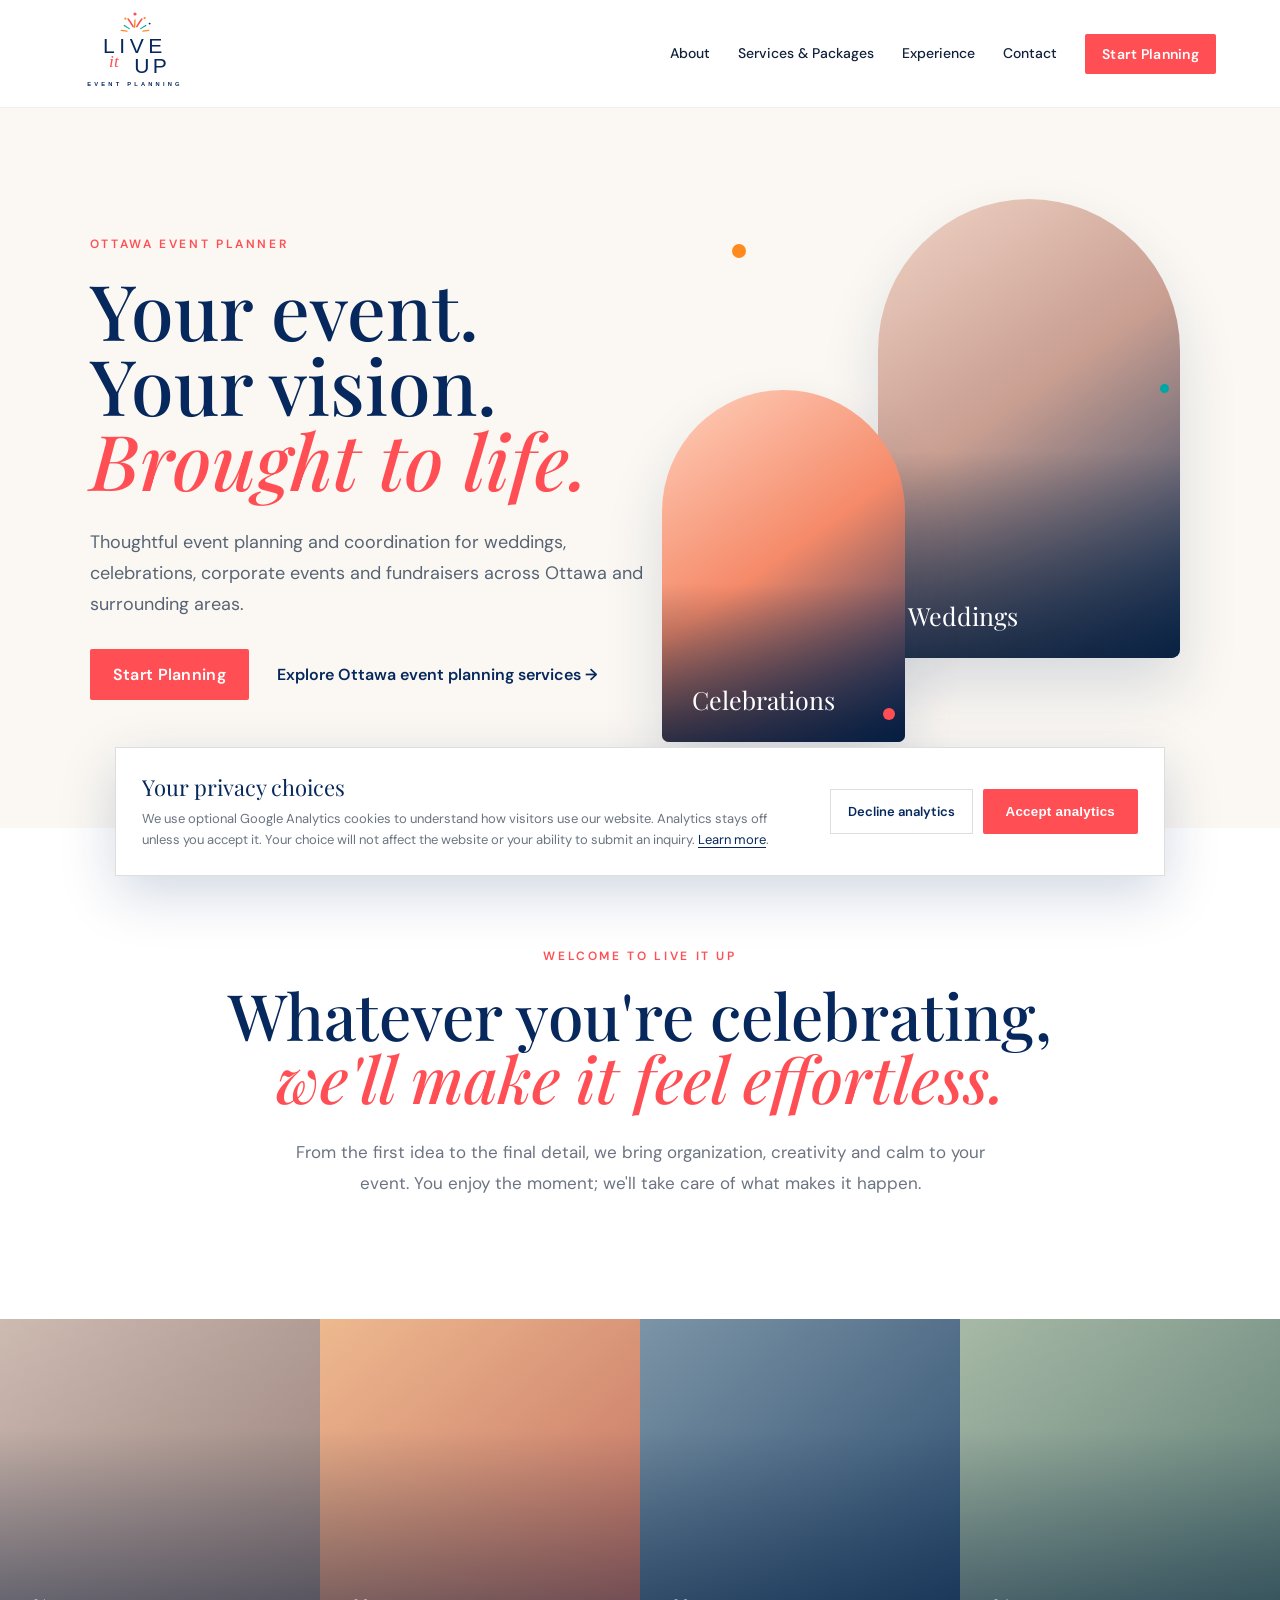
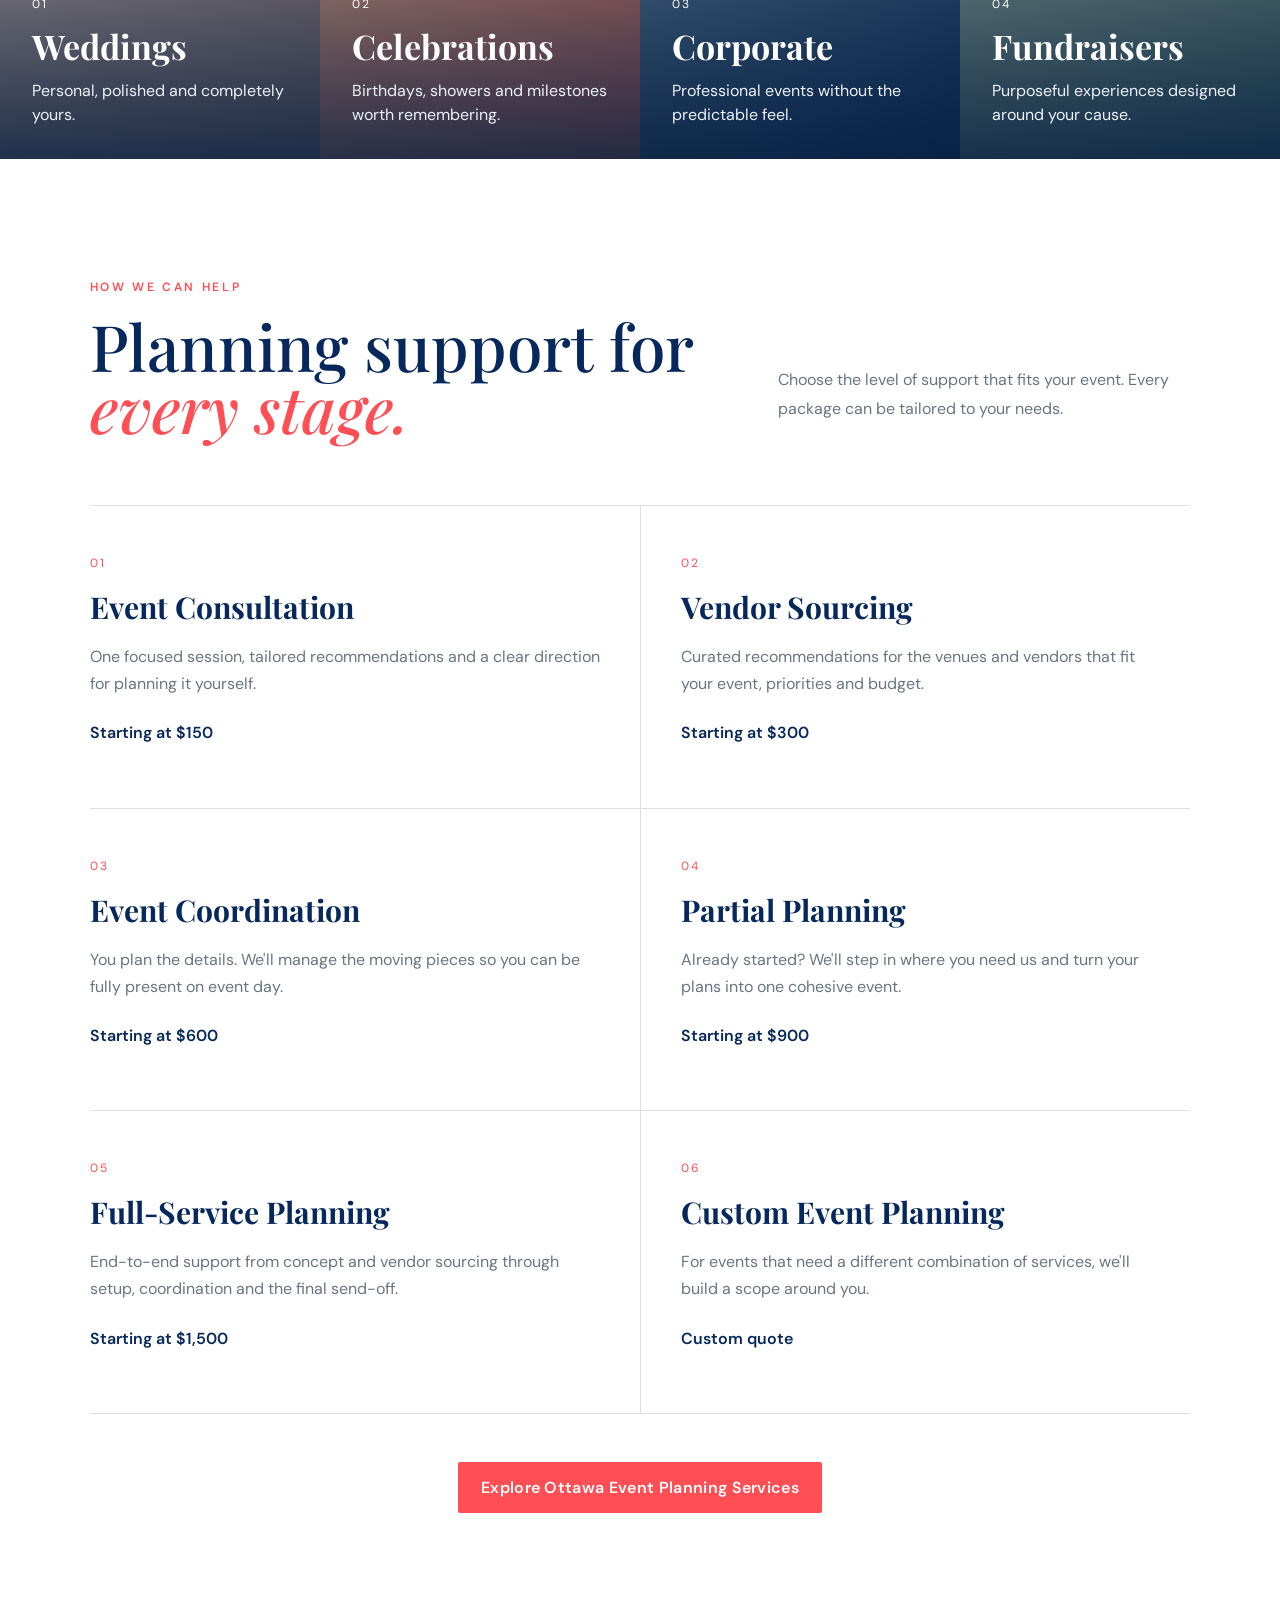
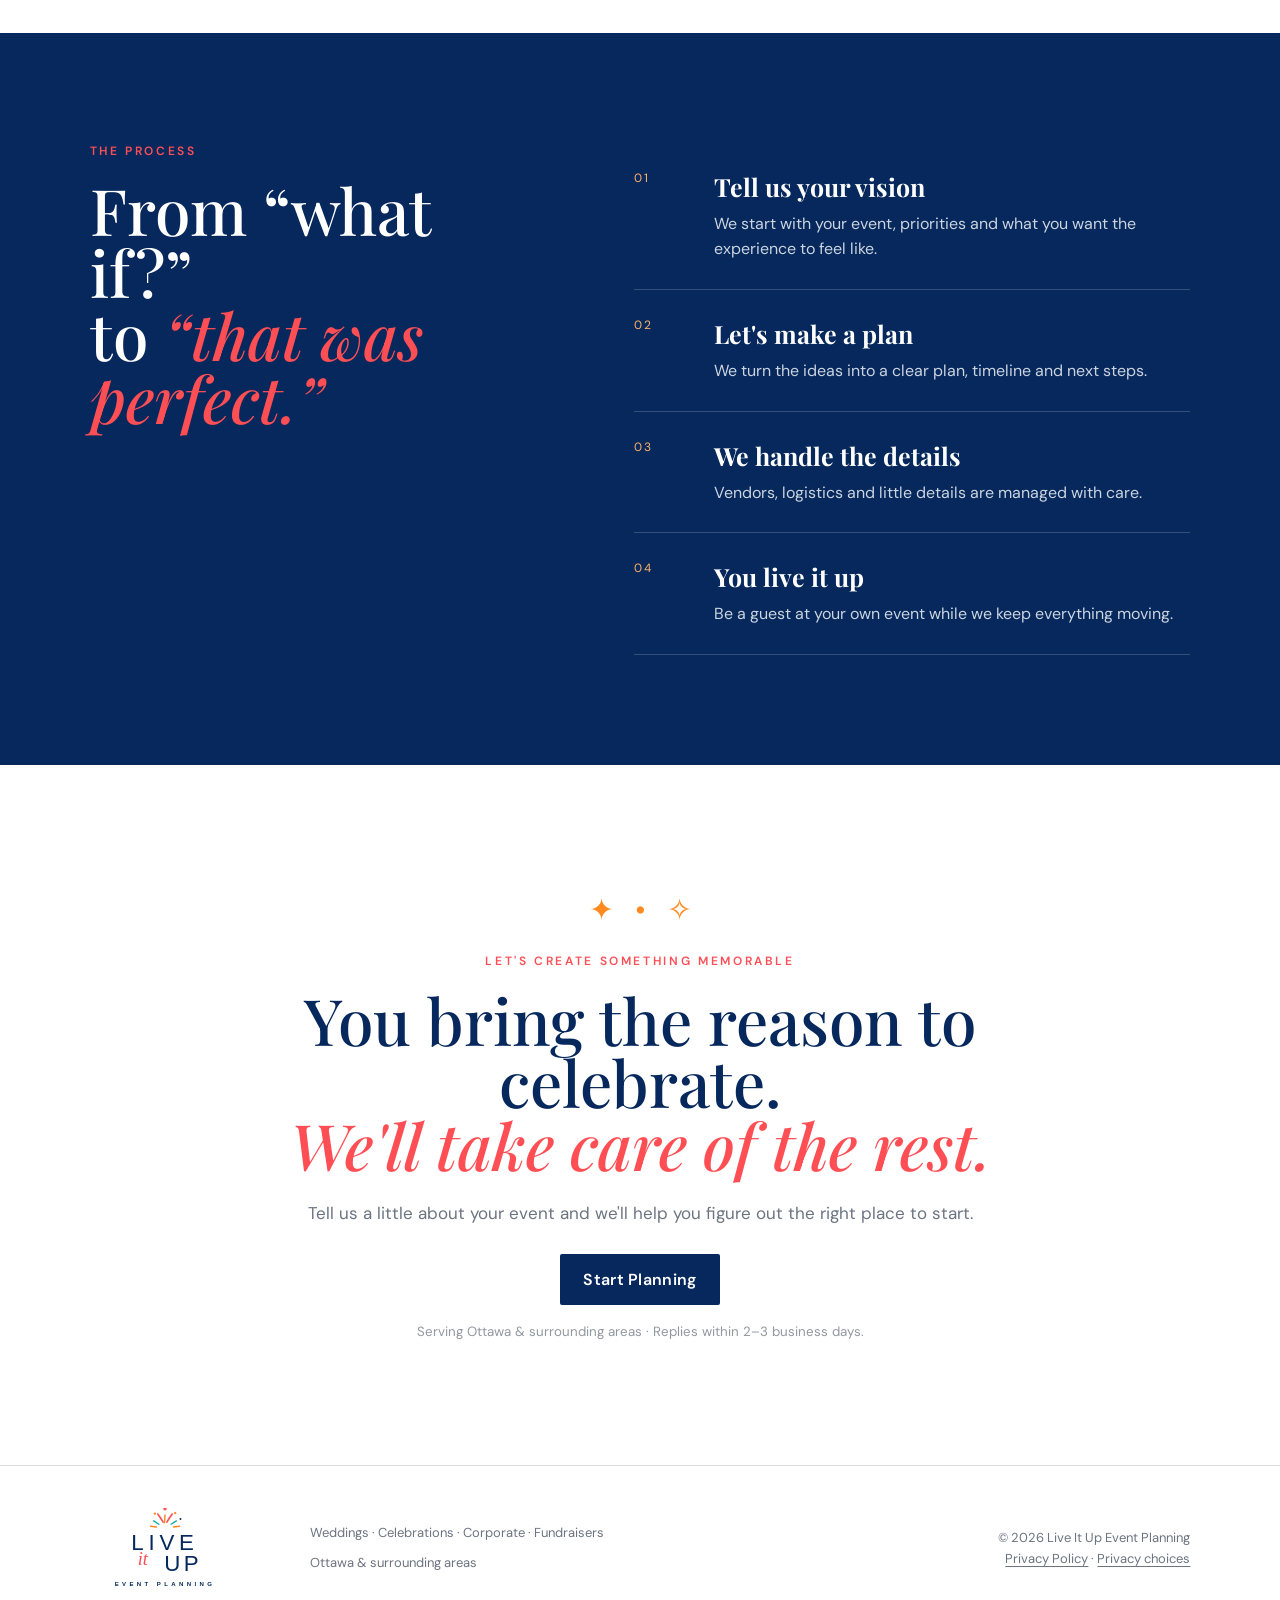
<file: index.html>
<!doctype html>
<html lang="en">
<head>
  <meta charset="utf-8" />
  <meta name="viewport" content="width=device-width, initial-scale=1" />
  <meta name="description" content="Ottawa event planning and coordination for weddings, celebrations, corporate events and fundraisers. Thoughtful support from first idea to event day.">
  <title>Ottawa Event Planner | Live It Up Event Planning</title>
<link rel="canonical" href="https://liveitupeventplanning.com/">
<link rel="icon" type="image/svg+xml" href="assets/live-it-up-logo.svg">
<meta property="og:type" content="website">
<meta property="og:site_name" content="Live It Up Event Planning">
<meta property="og:title" content="Ottawa Event Planner | Live It Up Event Planning">
<meta property="og:description" content="Ottawa event planning and coordination for weddings, celebrations, corporate events and fundraisers. Thoughtful support from first idea to event day.">
<meta property="og:url" content="https://liveitupeventplanning.com/">
<meta name="twitter:card" content="summary">
<meta name="twitter:title" content="Ottawa Event Planner | Live It Up Event Planning">
<meta name="twitter:description" content="Ottawa event planning and coordination for weddings, celebrations, corporate events and fundraisers. Thoughtful support from first idea to event day.">
  <link rel="preconnect" href="https://fonts.googleapis.com">
  <link rel="preconnect" href="https://fonts.gstatic.com" crossorigin>
  <link href="https://fonts.googleapis.com/css2?family=DM+Sans:wght@400;500;600&family=Playfair+Display:ital,wght@0,500;1,500&display=swap" rel="stylesheet">
  <link rel="stylesheet" href="styles.css" />
<script type="application/ld+json">
{
  "@context": "https://schema.org",
  "@type": "LocalBusiness",
  "name": "Live It Up Event Planning",
  "url": "https://liveitupeventplanning.com/",
  "logo": "https://liveitupeventplanning.com/assets/live-it-up-logo.svg",
  "email": "contact@liveitupeventplanning.com",
  "description": "Ottawa event planning and coordination for weddings, celebrations, corporate events and fundraisers.",
  "areaServed": [
    {
      "@type": "City",
      "name": "Ottawa",
      "containedInPlace": {
        "@type": "AdministrativeArea",
        "name": "Ontario"
      }
    }
  ],
  "founder": {
    "@type": "Person",
    "name": "Mya Allison"
  },
  "sameAs": [
    "https://www.instagram.com/liveitupeventplanning/"
  ]
}
</script>
</head>
<body>
  <header class="site-header">
    <a class="brand" href="#top" aria-label="Live It Up home">
      <img src="assets/live-it-up-logo.svg" alt="Live It Up Event Planning" />
    </a>
    <button class="menu-toggle" aria-expanded="false" aria-controls="site-nav">Menu</button>
    <nav id="site-nav" class="site-nav" aria-label="Primary navigation">
      <a href="about.html">About</a><a href="services.html">Services &amp; Packages</a><a href="experience.html">Experience</a><a href="contact.html">Contact</a>
      <a class="button button-small" href="contact.html">Start Planning</a>
    </nav>
  </header>

  <main id="top">
    <section class="hero">
      <div class="hero-copy reveal">
        <p class="eyebrow">Ottawa Event Planner</p>
        <h1>Your event.<br>Your vision.<br><em>Brought to life.</em></h1>
        <p class="lede">Thoughtful event planning and coordination for weddings, celebrations, corporate events and fundraisers across Ottawa and surrounding areas.</p>
        <div class="actions"><a class="button" href="contact.html">Start Planning</a><a class="text-link" href="#services">Explore Ottawa event planning services →</a></div>
      </div>
      <div class="hero-art reveal" aria-label="Celebration-inspired brand artwork">
        <div class="photo-card photo-one"><span>Weddings</span></div>
        <div class="photo-card photo-two"><span>Celebrations</span></div>
        <div class="spark spark-a"></div><div class="spark spark-b"></div><div class="spark spark-c"></div>
      </div>
    </section>

    <section class="intro" id="about">
      <p class="eyebrow">Welcome to Live It Up</p>
      <h2>Whatever you're celebrating,<br><em>we'll make it feel effortless.</em></h2>
      <p>From the first idea to the final detail, we bring organization, creativity and calm to your event. You enjoy the moment; we'll take care of what makes it happen.</p>
    </section>

    <section class="event-types" id="event-types" aria-label="Event types">
      <article class="event-card wedding"><div><span>01</span><h3>Weddings</h3><p>Personal, polished and completely yours.</p></div></article>
      <article class="event-card celebration"><div><span>02</span><h3>Celebrations</h3><p>Birthdays, showers and milestones worth remembering.</p></div></article>
      <article class="event-card corporate"><div><span>03</span><h3>Corporate</h3><p>Professional events without the predictable feel.</p></div></article>
      <article class="event-card fundraiser"><div><span>04</span><h3>Fundraisers</h3><p>Purposeful experiences designed around your cause.</p></div></article>
    </section>

    <section class="services" id="services">
      <div class="section-heading"><div><p class="eyebrow">How we can help</p><h2>Planning support for<br><em>every stage.</em></h2></div><p>Choose the level of support that fits your event. Every package can be tailored to your needs.</p></div>
      <div class="service-grid" id="packages">
        <article><span class="number">01</span><h3>Event Consultation</h3><p>One focused session, tailored recommendations and a clear direction for planning it yourself.</p><p class="price">Starting at $150</p></article>
        <article><span class="number">02</span><h3>Vendor Sourcing</h3><p>Curated recommendations for the venues and vendors that fit your event, priorities and budget.</p><p class="price">Starting at $300</p></article>
        <article><span class="number">03</span><h3>Event Coordination</h3><p>You plan the details. We'll manage the moving pieces so you can be fully present on event day.</p><p class="price">Starting at $600</p></article>
        <article><span class="number">04</span><h3>Partial Planning</h3><p>Already started? We'll step in where you need us and turn your plans into one cohesive event.</p><p class="price">Starting at $900</p></article>
        <article><span class="number">05</span><h3>Full-Service Planning</h3><p>End-to-end support from concept and vendor sourcing through setup, coordination and the final send-off.</p><p class="price">Starting at $1,500</p></article>
        <article><span class="number">06</span><h3>Custom Event Planning</h3><p>For events that need a different combination of services, we'll build a scope around you.</p><p class="price">Custom quote</p></article>
      </div>
      <div class="services-more"><a class="button" href="services.html">Explore Ottawa Event Planning Services</a></div>
    </section>

    <section class="process">
      <div class="process-title"><p class="eyebrow">The process</p><h2>From “what if?”<br>to <em>“that was perfect.”</em></h2></div>
      <ol>
        <li><span>01</span><div><h3>Tell us your vision</h3><p>We start with your event, priorities and what you want the experience to feel like.</p></div></li>
        <li><span>02</span><div><h3>Let's make a plan</h3><p>We turn the ideas into a clear plan, timeline and next steps.</p></div></li>
        <li><span>03</span><div><h3>We handle the details</h3><p>Vendors, logistics and little details are managed with care.</p></div></li>
        <li><span>04</span><div><h3>You live it up</h3><p>Be a guest at your own event while we keep everything moving.</p></div></li>
      </ol>
    </section>

    <section class="cta" id="contact">
      <div class="confetti" aria-hidden="true">✦ &nbsp; • &nbsp; ✧</div>
      <p class="eyebrow">Let's create something memorable</p>
      <h2>You bring the reason to celebrate.<br><em>We'll take care of the rest.</em></h2>
      <p>Tell us a little about your event and we'll help you figure out the right place to start.</p>
      <a class="button button-light" href="contact.html">Start Planning</a>
      <small>Serving Ottawa & surrounding areas · Replies within 2–3 business days.</small>
    </section>
  </main>

  <footer>
    <img src="assets/live-it-up-logo.svg" alt="Live It Up Event Planning" />
    <div><p>Weddings · Celebrations · Corporate · Fundraisers</p><p>Ottawa &amp; surrounding areas</p></div>
    <div class="footer-legal"><p>© <span id="year"></span> Live It Up Event Planning</p><p><a href="privacy.html">Privacy Policy</a> · <button type="button" class="privacy-settings-link" data-open-privacy>Privacy choices</button></p></div>
  </footer>
  <script src="script.js"></script>
</body>
</html>
</file>
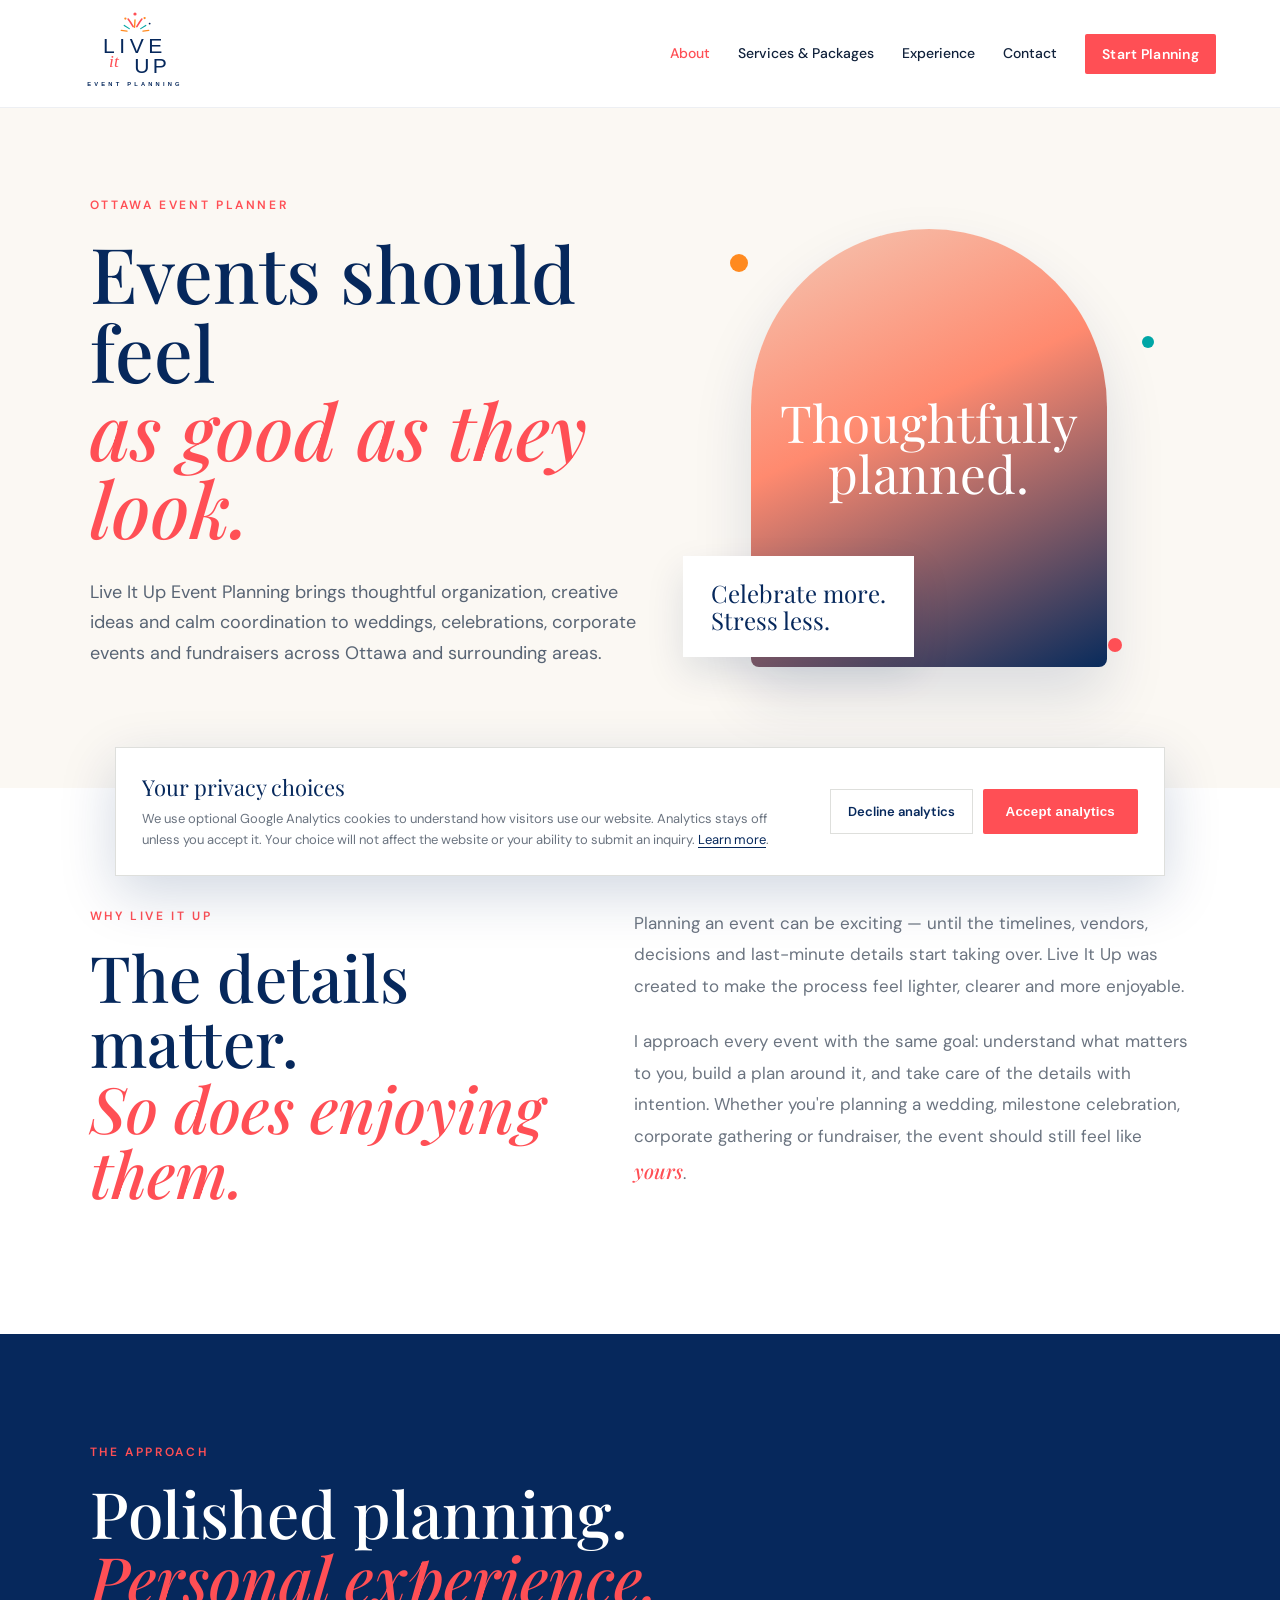
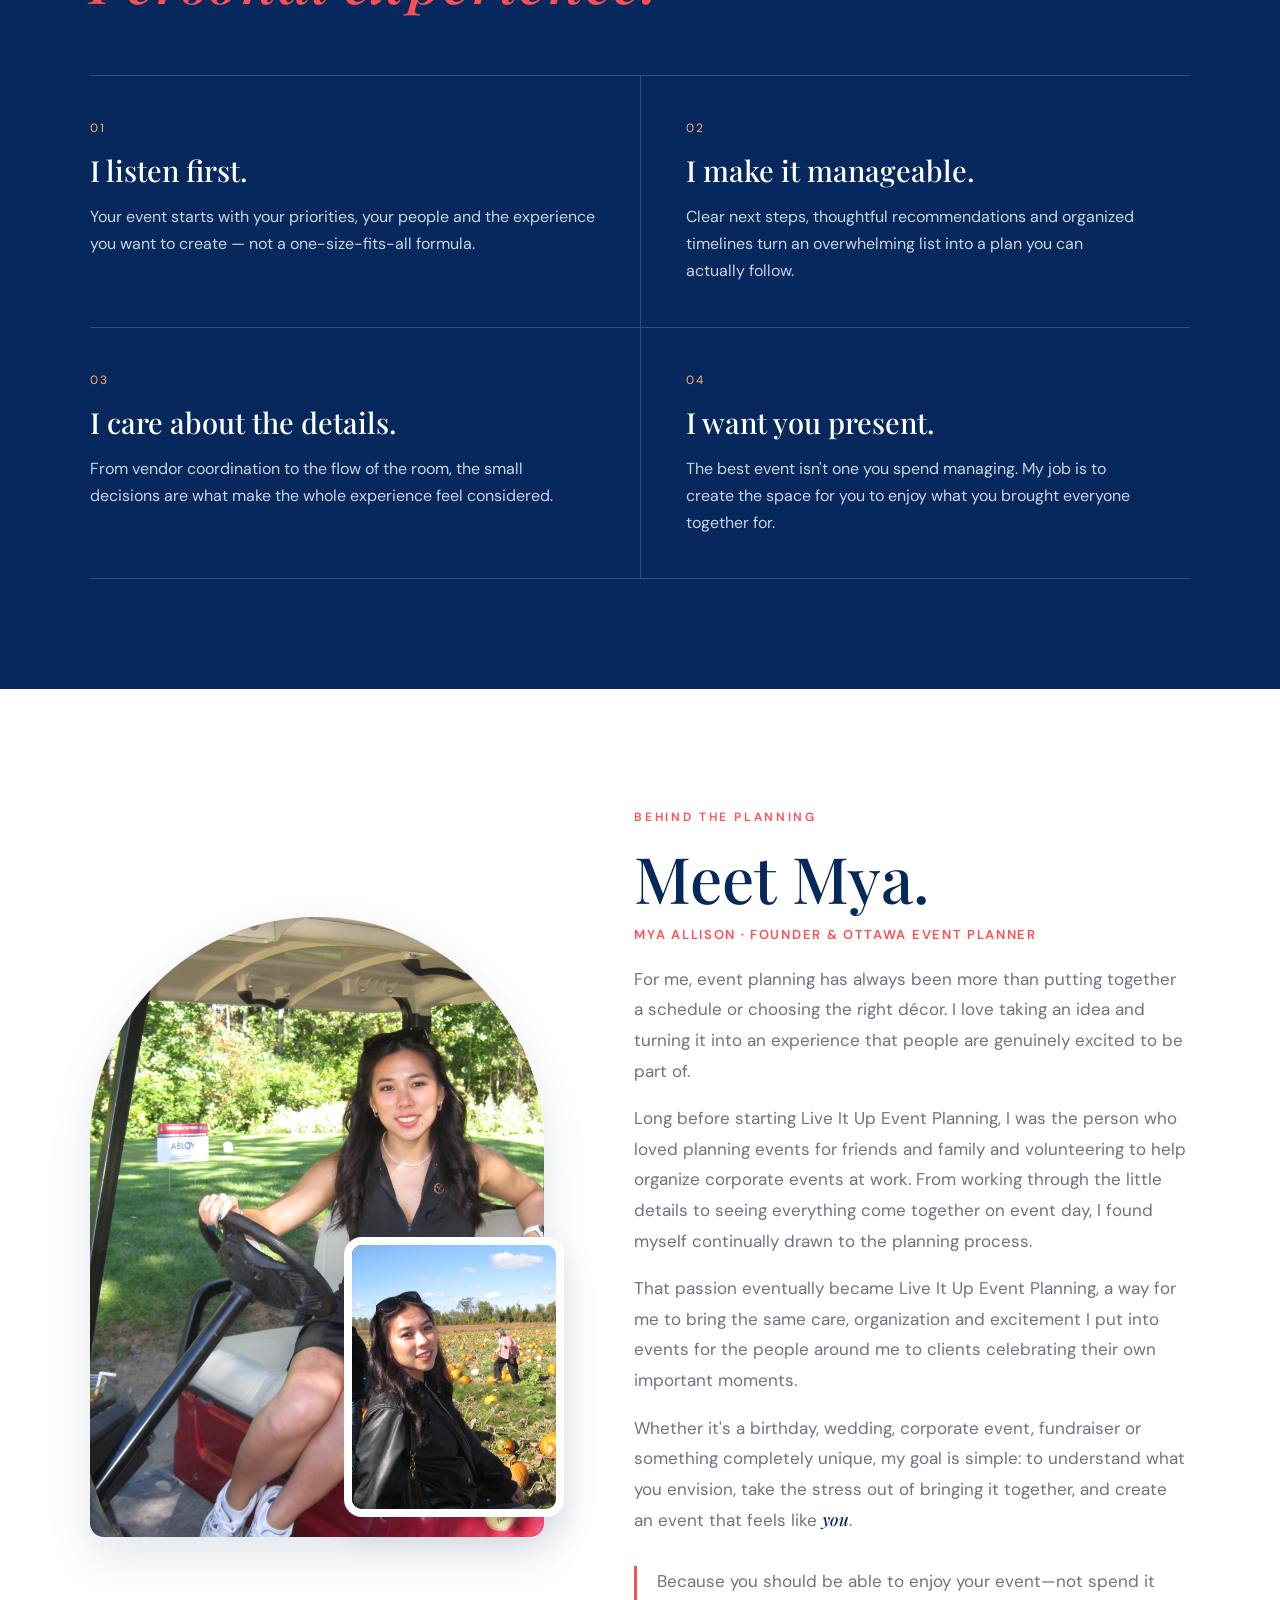
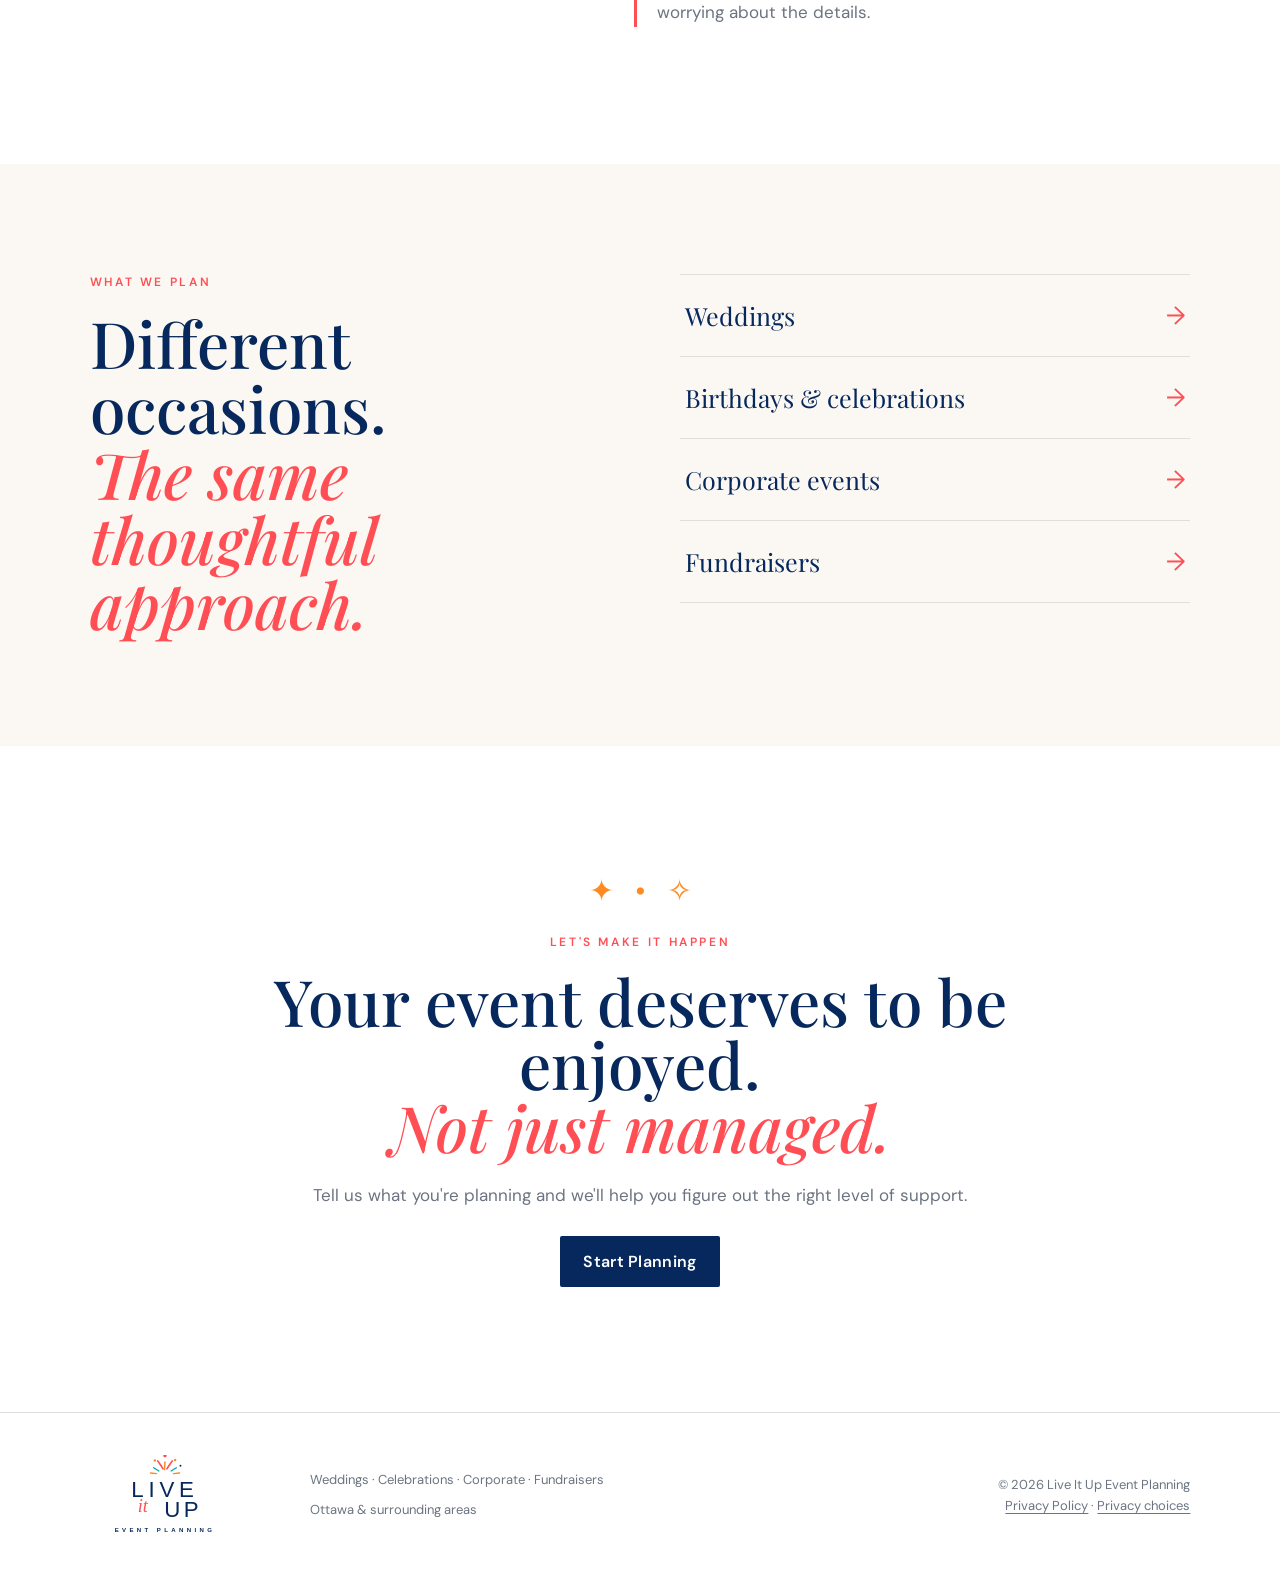
<file: about.html>
<!doctype html><html lang="en"><head><meta charset="utf-8"><meta name="viewport" content="width=device-width,initial-scale=1"><meta name="description" content="Meet Mya Allison, founder of Live It Up Event Planning, an Ottawa event planner providing thoughtful planning and coordination for celebrations and professional events."><title>About Mya Allison | Ottawa Event Planner</title>
<link rel="canonical" href="https://liveitupeventplanning.com/about.html">
<link rel="icon" type="image/svg+xml" href="assets/live-it-up-logo.svg">
<meta property="og:type" content="website">
<meta property="og:site_name" content="Live It Up Event Planning">
<meta property="og:title" content="About Mya Allison | Ottawa Event Planner">
<meta property="og:description" content="Meet Mya Allison, founder of Live It Up Event Planning, an Ottawa event planner providing thoughtful planning and coordination for celebrations and professional events.">
<meta property="og:url" content="https://liveitupeventplanning.com/about.html">
<meta name="twitter:card" content="summary">
<meta name="twitter:title" content="About Mya Allison | Ottawa Event Planner">
<meta name="twitter:description" content="Meet Mya Allison, founder of Live It Up Event Planning, an Ottawa event planner providing thoughtful planning and coordination for celebrations and professional events."><link rel="preconnect" href="https://fonts.googleapis.com"><link rel="preconnect" href="https://fonts.gstatic.com" crossorigin><link href="https://fonts.googleapis.com/css2?family=DM+Sans:wght@400;500;600&family=Playfair+Display:ital,wght@0,500;1,500&display=swap" rel="stylesheet"><link rel="stylesheet" href="styles.css">
</head><body>
<header class="site-header"><a class="brand" href="index.html" aria-label="Live It Up home"><img src="assets/live-it-up-logo.svg" alt="Live It Up Event Planning"></a><button class="menu-toggle" aria-expanded="false" aria-controls="site-nav">Menu</button><nav id="site-nav" class="site-nav" aria-label="Primary navigation"><a class="active" href="about.html">About</a><a href="services.html">Services &amp; Packages</a><a href="experience.html">Experience</a><a href="contact.html">Contact</a><a class="button button-small" href="contact.html">Start Planning</a></nav></header>
<main><section class="about-hero"><div class="about-hero-copy reveal"><p class="eyebrow">Ottawa Event Planner</p><h1>Events should feel<br><em>as good as they look.</em></h1><p class="lede">Live It Up Event Planning brings thoughtful organization, creative ideas and calm coordination to weddings, celebrations, corporate events and fundraisers across Ottawa and surrounding areas.</p></div><div class="about-hero-art reveal" aria-hidden="true"><div class="about-arch"><span>Thoughtfully<br>planned.</span></div><div class="about-tag">Celebrate more.<br>Stress less.</div><span class="about-dot a"></span><span class="about-dot b"></span><span class="about-dot c"></span></div></section>
<section class="about-story"><div><p class="eyebrow">Why Live It Up</p><h2>The details matter.<br><em>So does enjoying them.</em></h2></div><div class="story-copy"><p>Planning an event can be exciting — until the timelines, vendors, decisions and last-minute details start taking over. Live It Up was created to make the process feel lighter, clearer and more enjoyable.</p><p>I approach every event with the same goal: understand what matters to you, build a plan around it, and take care of the details with intention. Whether you're planning a wedding, milestone celebration, corporate gathering or fundraiser, the event should still feel like <em>yours</em>.</p></div></section>
<section class="values"><div class="values-head"><p class="eyebrow">The approach</p><h2>Polished planning.<br><em>Personal experience.</em></h2></div><div class="value-grid"><article><span>01</span><h3>I listen first.</h3><p>Your event starts with your priorities, your people and the experience you want to create — not a one-size-fits-all formula.</p></article><article><span>02</span><h3>I make it manageable.</h3><p>Clear next steps, thoughtful recommendations and organized timelines turn an overwhelming list into a plan you can actually follow.</p></article><article><span>03</span><h3>I care about the details.</h3><p>From vendor coordination to the flow of the room, the small decisions are what make the whole experience feel considered.</p></article><article><span>04</span><h3>I want you present.</h3><p>The best event isn't one you spend managing. My job is to create the space for you to enjoy what you brought everyone together for.</p></article></div></section>
<section class="about-founder"><div class="founder-photo founder-photo-real"><img class="founder-main-image" src="assets/mya-golf-cart.jpg?v=20261105b" alt="Mya Allison seated in a golf cart at an outdoor event" loading="lazy"><img class="founder-secondary-image" src="assets/mya-pumpkin-patch.jpg?v=20261105b" alt="Mya Allison at a pumpkin patch" loading="lazy"></div><div class="founder-copy"><p class="eyebrow">Behind the planning</p><h2>Meet Mya.</h2><p class="founder-role">Mya Allison · Founder &amp; Ottawa Event Planner</p><p>For me, event planning has always been more than putting together a schedule or choosing the right décor. I love taking an idea and turning it into an experience that people are genuinely excited to be part of.</p><p>Long before starting Live It Up Event Planning, I was the person who loved planning events for friends and family and volunteering to help organize corporate events at work. From working through the little details to seeing everything come together on event day, I found myself continually drawn to the planning process.</p><p>That passion eventually became Live It Up Event Planning, a way for me to bring the same care, organization and excitement I put into events for the people around me to clients celebrating their own important moments.</p><p>Whether it's a birthday, wedding, corporate event, fundraiser or something completely unique, my goal is simple: to understand what you envision, take the stress out of bringing it together, and create an event that feels like <em>you</em>.</p><p class="founder-note">Because you should be able to enjoy your event—not spend it worrying about the details.</p></div></section>
<section class="about-fit"><div><p class="eyebrow">What we plan</p><h2>Different occasions.<br><em>The same thoughtful approach.</em></h2></div><div class="fit-list"><a href="services.html"><span>Weddings</span><b>→</b></a><a href="services.html"><span>Birthdays & celebrations</span><b>→</b></a><a href="services.html"><span>Corporate events</span><b>→</b></a><a href="services.html"><span>Fundraisers</span><b>→</b></a></div></section>
<section class="cta"><div class="confetti" aria-hidden="true">✦ &nbsp; • &nbsp; ✧</div><p class="eyebrow">Let's make it happen</p><h2>Your event deserves to be enjoyed.<br><em>Not just managed.</em></h2><p>Tell us what you're planning and we'll help you figure out the right level of support.</p><a class="button button-light" href="contact.html">Start Planning</a></section></main>
<footer><img src="assets/live-it-up-logo.svg" alt="Live It Up Event Planning"><div><p>Weddings · Celebrations · Corporate · Fundraisers</p><p>Ottawa &amp; surrounding areas</p></div><div class="footer-legal"><p>© <span id="year"></span> Live It Up Event Planning</p><p><a href="privacy.html">Privacy Policy</a> · <button type="button" class="privacy-settings-link" data-open-privacy>Privacy choices</button></p></div></footer><script src="script.js"></script></body></html>
</file>
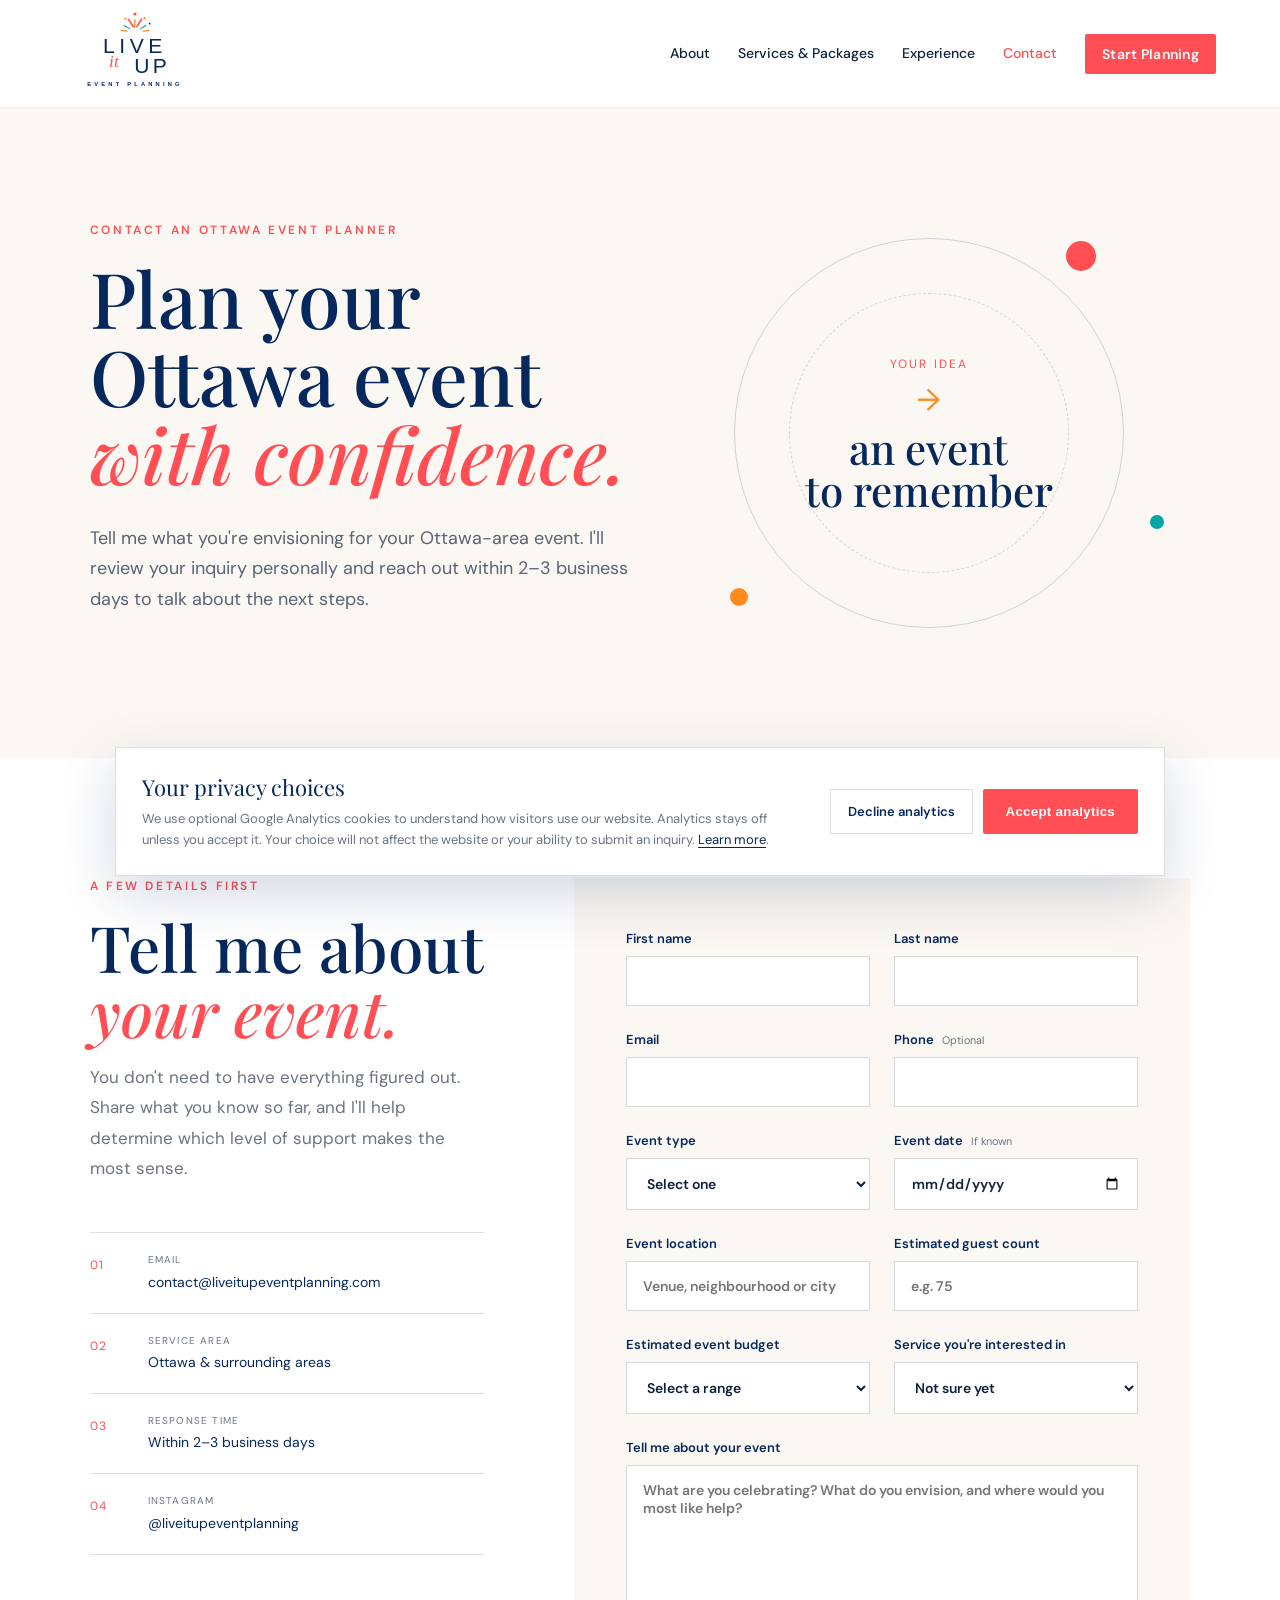
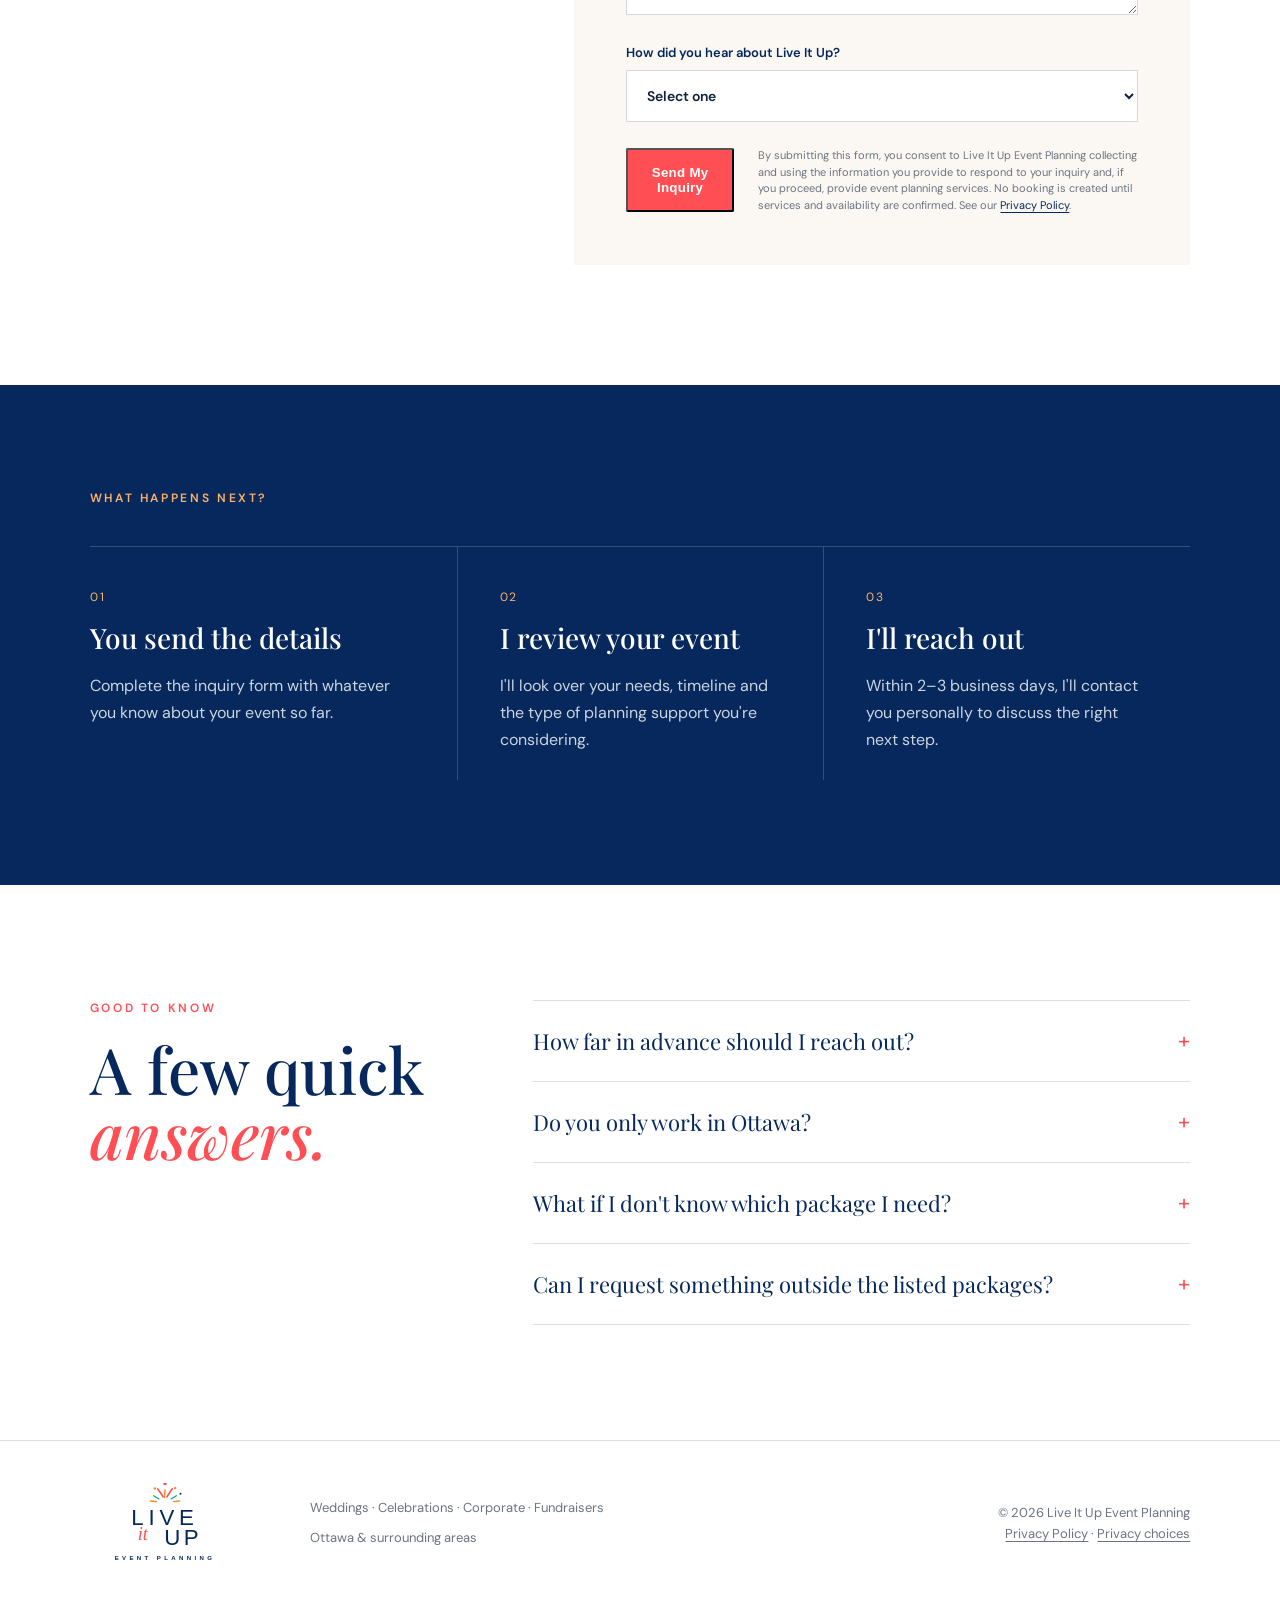
<file: contact.html>
<!doctype html>
<html lang="en">
<head>
<meta charset="utf-8"><meta name="viewport" content="width=device-width, initial-scale=1">
<meta name="description" content="Contact Live It Up Event Planning for weddings, celebrations, corporate events and fundraisers in Ottawa and surrounding areas. Tell Mya what you're planning.">
<meta name="robots" content="index,follow">
<title>Contact an Ottawa Event Planner | Live It Up</title>
<link rel="canonical" href="https://liveitupeventplanning.com/contact.html">
<link rel="icon" type="image/svg+xml" href="assets/live-it-up-logo.svg">
<meta property="og:type" content="website">
<meta property="og:site_name" content="Live It Up Event Planning">
<meta property="og:title" content="Contact an Ottawa Event Planner | Live It Up">
<meta property="og:description" content="Contact Live It Up Event Planning for weddings, celebrations, corporate events and fundraisers in Ottawa and surrounding areas. Tell Mya what you're planning.">
<meta property="og:url" content="https://liveitupeventplanning.com/contact.html">
<meta name="twitter:card" content="summary">
<meta name="twitter:title" content="Contact an Ottawa Event Planner | Live It Up">
<meta name="twitter:description" content="Contact Live It Up Event Planning for weddings, celebrations, corporate events and fundraisers in Ottawa and surrounding areas. Tell Mya what you're planning.">
<link rel="preconnect" href="https://fonts.googleapis.com"><link rel="preconnect" href="https://fonts.gstatic.com" crossorigin>
<link href="https://fonts.googleapis.com/css2?family=DM+Sans:wght@400;500;600&family=Playfair+Display:ital,wght@0,500;1,500&display=swap" rel="stylesheet">
<link rel="stylesheet" href="styles.css">
</head>
<body>
<header class="site-header"><a class="brand" href="index.html" aria-label="Live It Up home"><img src="assets/live-it-up-logo.svg" alt="Live It Up Event Planning"></a><button class="menu-toggle" aria-expanded="false" aria-controls="site-nav">Menu</button><nav id="site-nav" class="site-nav" aria-label="Primary navigation"><a href="about.html">About</a><a href="services.html">Services &amp; Packages</a><a href="experience.html">Experience</a><a class="active" href="contact.html">Contact</a><a class="button button-small" href="contact.html">Start Planning</a></nav></header>
<main>
<section class="contact-hero"><div><p class="eyebrow">Contact an Ottawa Event Planner</p><h1>Plan your Ottawa event<br><em>with confidence.</em></h1><p class="lede">Tell me what you're envisioning for your Ottawa-area event. I'll review your inquiry personally and reach out within 2–3 business days to talk about the next steps.</p></div><div class="contact-hero-art" aria-hidden="true"><div class="contact-orbit"><span>your idea</span><b>→</b><strong>an event<br>to remember</strong></div><i class="contact-spark s1"></i><i class="contact-spark s2"></i><i class="contact-spark s3"></i></div></section>
<section class="contact-main">
<div class="contact-info"><p class="eyebrow">A few details first</p><h2>Tell me about<br><em>your event.</em></h2><p>You don't need to have everything figured out. Share what you know so far, and I'll help determine which level of support makes the most sense.</p><div class="contact-facts"><div><span>01</span><div><small>Email</small><a href="mailto:contact@liveitupeventplanning.com">contact@liveitupeventplanning.com</a></div></div><div><span>02</span><div><small>Service area</small><p>Ottawa & surrounding areas</p></div></div><div><span>03</span><div><small>Response time</small><p>Within 2–3 business days</p></div></div><div><span>04</span><div><small>Instagram</small><a href="https://www.instagram.com/liveitupeventplanning/" target="_blank" rel="noopener">@liveitupeventplanning</a></div></div></div></div>
<form class="inquiry-form" id="inquiry-form"><div class="form-row"><label>First name<input name="first_name" type="text" autocomplete="given-name" required></label><label>Last name<input name="last_name" type="text" autocomplete="family-name" required></label></div><div class="form-row"><label>Email<input name="email" type="email" autocomplete="email" required></label><label>Phone <small>Optional</small><input name="phone" type="tel" autocomplete="tel"></label></div><div class="form-row"><label>Event type<select name="event_type" required><option value="" selected disabled>Select one</option><option>Wedding</option><option>Birthday / Celebration</option><option>Corporate Event</option><option>Fundraiser</option><option>Shower</option><option>Other</option></select></label><label>Event date <small>If known</small><input name="event_date" type="date"></label></div><div class="form-row"><label>Event location<input name="location" type="text" placeholder="Venue, neighbourhood or city"></label><label>Estimated guest count<input name="guest_count" type="number" min="1" placeholder="e.g. 75"></label></div><div class="form-row"><label>Estimated event budget<select name="budget"><option value="" selected>Select a range</option><option>Under $2,500</option><option>$2,500–$5,000</option><option>$5,000–$10,000</option><option>$10,000–$25,000</option><option>$25,000+</option><option>Not sure yet</option></select></label><label>Service you're interested in<select name="service"><option value="" selected>Not sure yet</option><option>Event Consultation</option><option>Vendor Sourcing</option><option>Event Coordination</option><option>Partial Planning</option><option>Full-Service Planning</option><option>Custom Event Planning</option></select></label></div><label class="full">Tell me about your event<textarea name="message" rows="6" required placeholder="What are you celebrating? What do you envision, and where would you most like help?"></textarea></label><label class="full">How did you hear about Live It Up?<select name="referral"><option value="" selected>Select one</option><option>Instagram</option><option>Google</option><option>Friend or family</option><option>Work / professional connection</option><option>Event or vendor</option><option>Other</option></select></label><div class="form-submit"><button class="button" type="submit">Send My Inquiry</button><p>By submitting this form, you consent to Live It Up Event Planning collecting and using the information you provide to respond to your inquiry and, if you proceed, provide event planning services. No booking is created until services and availability are confirmed. See our <a href="privacy.html">Privacy Policy</a>.</p></div><div class="form-status" id="form-status" role="status" aria-live="polite"><span>✦</span><h3>Your event is officially on my radar!</h3><p>Thank you for reaching out to Live It Up Event Planning. I'll review your inquiry and get back to you within 2–3 business days.</p></div></form>
</section>
<section class="contact-next"><p class="eyebrow">What happens next?</p><div class="next-grid"><article><span>01</span><h3>You send the details</h3><p>Complete the inquiry form with whatever you know about your event so far.</p></article><article><span>02</span><h3>I review your event</h3><p>I'll look over your needs, timeline and the type of planning support you're considering.</p></article><article><span>03</span><h3>I'll reach out</h3><p>Within 2–3 business days, I'll contact you personally to discuss the right next step.</p></article></div></section>
<section class="contact-faq"><div><p class="eyebrow">Good to know</p><h2>A few quick<br><em>answers.</em></h2></div><div class="faq-list"><details><summary>How far in advance should I reach out?<span>+</span></summary><p>As early as you can. Availability and the amount of planning required vary by event, but you're welcome to inquire even if your plans are still taking shape.</p></details><details><summary>Do you only work in Ottawa?<span>+</span></summary><p>Live It Up primarily serves Ottawa and surrounding areas. If your event is farther away, send an inquiry and include the location so travel requirements can be discussed.</p></details><details><summary>What if I don't know which package I need?<span>+</span></summary><p>That's completely fine. Select “Not sure yet” on the form and describe what you need help with. I'll recommend the most appropriate level of support when I follow up.</p></details><details><summary>Can I request something outside the listed packages?<span>+</span></summary><p>Yes. Custom Event Planning is available for events or combinations of services that don't fit neatly into a standard package.</p></details></div></section>
</main>
<footer><img src="assets/live-it-up-logo.svg" alt="Live It Up Event Planning"><div><p>Weddings · Celebrations · Corporate · Fundraisers</p><p>Ottawa &amp; surrounding areas</p></div><div class="footer-legal"><p>© <span id="year"></span> Live It Up Event Planning</p><p><a href="privacy.html">Privacy Policy</a> · <button type="button" class="privacy-settings-link" data-open-privacy>Privacy choices</button></p></div></footer><script src="script.js"></script>
</body></html>
</file>
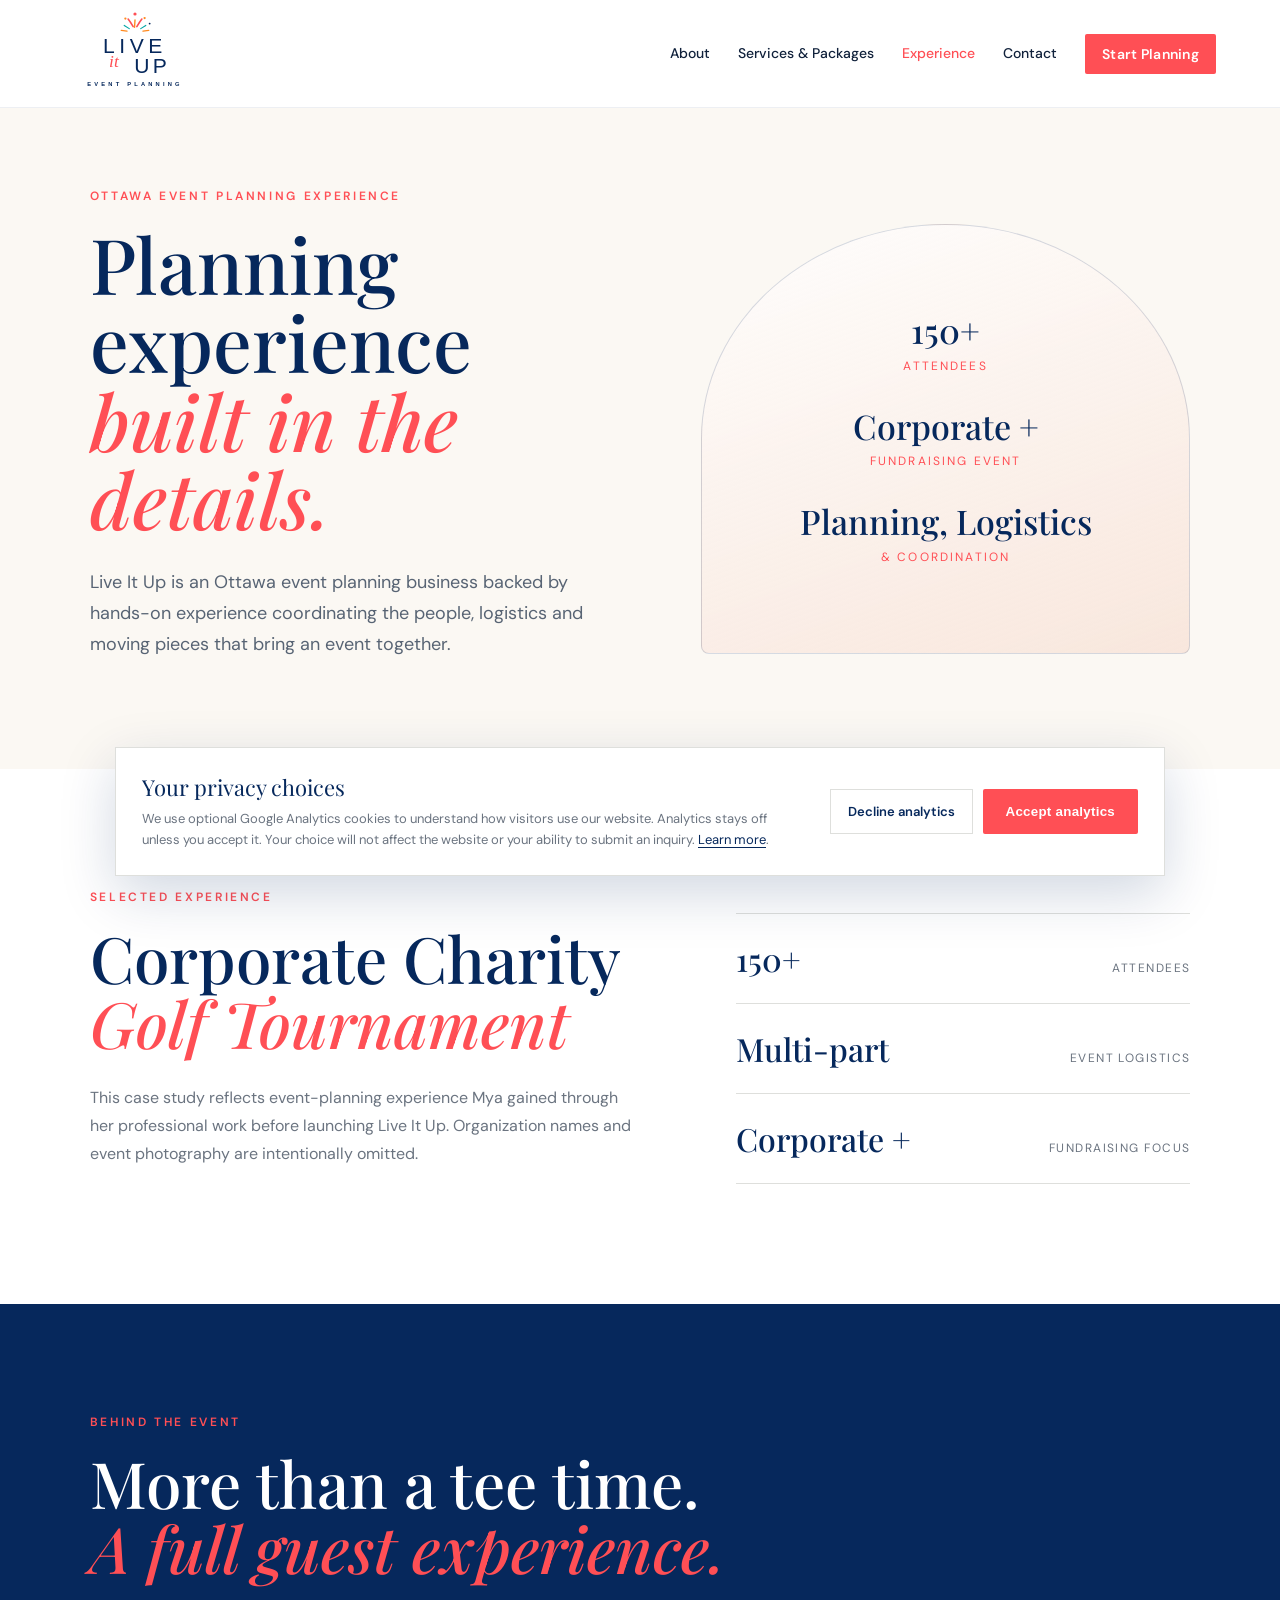
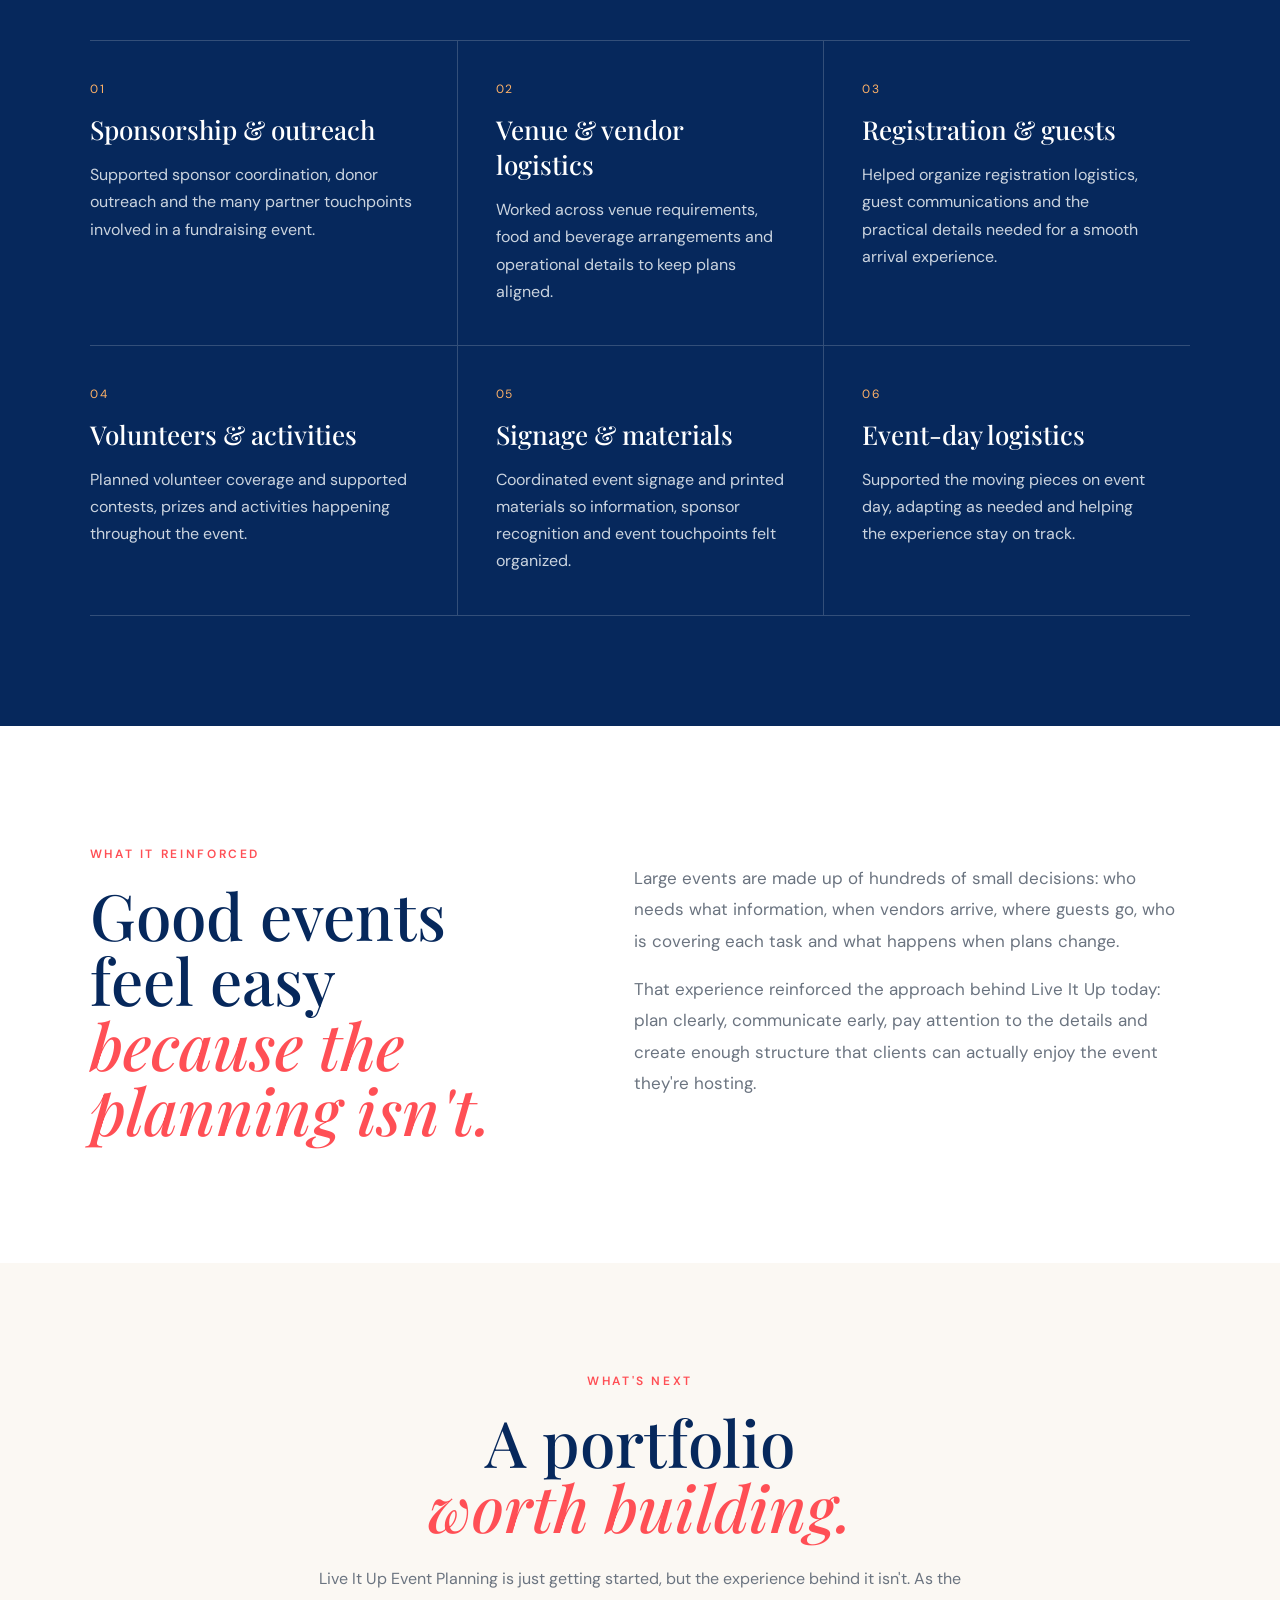
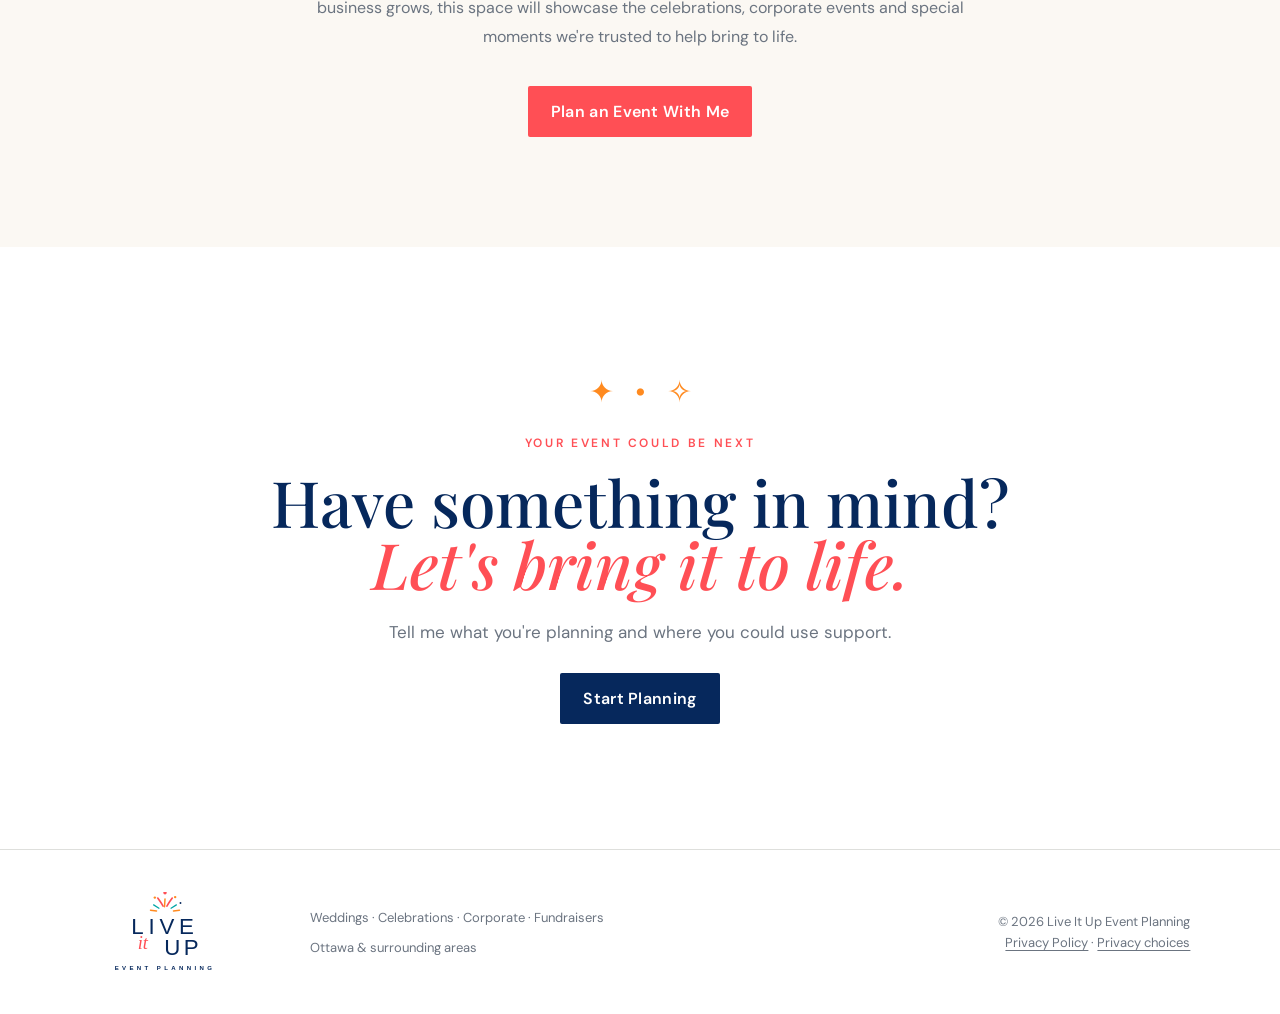
<file: experience.html>
<!doctype html><html lang="en"><head><meta charset="utf-8"><meta name="viewport" content="width=device-width,initial-scale=1"><meta name="description" content="Explore the event planning experience behind Live It Up Event Planning in Ottawa, including corporate, fundraising, logistics and event-day coordination experience."><title>Ottawa Event Planning Experience | Live It Up</title>
<link rel="canonical" href="https://liveitupeventplanning.com/experience.html">
<link rel="icon" type="image/svg+xml" href="assets/live-it-up-logo.svg">
<meta property="og:type" content="website">
<meta property="og:site_name" content="Live It Up Event Planning">
<meta property="og:title" content="Ottawa Event Planning Experience | Live It Up">
<meta property="og:description" content="Explore the event planning experience behind Live It Up Event Planning in Ottawa, including corporate, fundraising, logistics and event-day coordination experience.">
<meta property="og:url" content="https://liveitupeventplanning.com/experience.html">
<meta name="twitter:card" content="summary">
<meta name="twitter:title" content="Ottawa Event Planning Experience | Live It Up">
<meta name="twitter:description" content="Explore the event planning experience behind Live It Up Event Planning in Ottawa, including corporate, fundraising, logistics and event-day coordination experience."><link rel="preconnect" href="https://fonts.googleapis.com"><link rel="preconnect" href="https://fonts.gstatic.com" crossorigin><link href="https://fonts.googleapis.com/css2?family=DM+Sans:wght@400;500;600&family=Playfair+Display:ital,wght@0,500;1,500&display=swap" rel="stylesheet"><link rel="stylesheet" href="styles.css"><link rel="stylesheet" href="experience-overrides.css">
</head><body>
<header class="site-header"><a class="brand" href="index.html" aria-label="Live It Up home"><img src="assets/live-it-up-logo.svg" alt="Live It Up Event Planning"></a><button class="menu-toggle" aria-expanded="false" aria-controls="site-nav">Menu</button><nav id="site-nav" class="site-nav" aria-label="Primary navigation"><a href="about.html">About</a><a href="services.html">Services &amp; Packages</a><a class="active" href="experience.html">Experience</a><a href="contact.html">Contact</a><a class="button button-small" href="contact.html">Start Planning</a></nav></header>
<main><section class="experience-hero"><div><p class="eyebrow">Ottawa Event Planning Experience</p><h1>Planning experience<br><em>built in the details.</em></h1><p class="lede">Live It Up is an Ottawa event planning business backed by hands-on experience coordinating the people, logistics and moving pieces that bring an event together.</p></div><div class="experience-mark experience-highlights" aria-hidden="true"><div class="experience-highlight"><strong>150+</strong><span>Attendees</span></div><div class="experience-highlight"><strong>Corporate +</strong><span>Fundraising event</span></div><div class="experience-highlight"><strong>Planning, Logistics</strong><span>&amp; Coordination</span></div></div></section>
<section class="case-study"><div class="case-intro"><p class="eyebrow">Selected experience</p><h2>Corporate Charity<br><em>Golf Tournament</em></h2><p>This case study reflects event-planning experience Mya gained through her professional work before launching Live It Up. Organization names and event photography are intentionally omitted.</p></div><div class="case-stats"><div><strong>150+</strong><span>Attendees</span></div><div><strong>Multi-part</strong><span>Event logistics</span></div><div><strong>Corporate +</strong><span>Fundraising focus</span></div></div></section>
<section class="case-scope"><div><p class="eyebrow">Behind the event</p><h2>More than a tee time.<br><em>A full guest experience.</em></h2></div><div class="scope-grid"><article><span>01</span><h3>Sponsorship & outreach</h3><p>Supported sponsor coordination, donor outreach and the many partner touchpoints involved in a fundraising event.</p></article><article><span>02</span><h3>Venue & vendor logistics</h3><p>Worked across venue requirements, food and beverage arrangements and operational details to keep plans aligned.</p></article><article><span>03</span><h3>Registration & guests</h3><p>Helped organize registration logistics, guest communications and the practical details needed for a smooth arrival experience.</p></article><article><span>04</span><h3>Volunteers & activities</h3><p>Planned volunteer coverage and supported contests, prizes and activities happening throughout the event.</p></article><article><span>05</span><h3>Signage & materials</h3><p>Coordinated event signage and printed materials so information, sponsor recognition and event touchpoints felt organized.</p></article><article><span>06</span><h3>Event-day logistics</h3><p>Supported the moving pieces on event day, adapting as needed and helping the experience stay on track.</p></article></div></section>
<section class="experience-lessons"><div><p class="eyebrow">What it reinforced</p><h2>Good events feel easy<br><em>because the planning isn't.</em></h2></div><div><p>Large events are made up of hundreds of small decisions: who needs what information, when vendors arrive, where guests go, who is covering each task and what happens when plans change.</p><p>That experience reinforced the approach behind Live It Up today: plan clearly, communicate early, pay attention to the details and create enough structure that clients can actually enjoy the event they're hosting.</p></div></section>
<section class="growing-portfolio"><p class="eyebrow">What's next</p><h2>A portfolio<br><em>worth building.</em></h2><p>Live It Up Event Planning is just getting started, but the experience behind it isn't. As the business grows, this space will showcase the celebrations, corporate events and special moments we're trusted to help bring to life.</p><a class="button" href="contact.html">Plan an Event With Me</a></section>
<section class="cta"><div class="confetti" aria-hidden="true">✦ &nbsp; • &nbsp; ✧</div><p class="eyebrow">Your event could be next</p><h2>Have something in mind?<br><em>Let's bring it to life.</em></h2><p>Tell me what you're planning and where you could use support.</p><a class="button button-light" href="contact.html">Start Planning</a></section></main>
<footer><img src="assets/live-it-up-logo.svg" alt="Live It Up Event Planning"><div><p>Weddings · Celebrations · Corporate · Fundraisers</p><p>Ottawa &amp; surrounding areas</p></div><div class="footer-legal"><p>© <span id="year"></span> Live It Up Event Planning</p><p><a href="privacy.html">Privacy Policy</a> · <button type="button" class="privacy-settings-link" data-open-privacy>Privacy choices</button></p></div></footer><script src="script.js"></script></body></html>
</file>
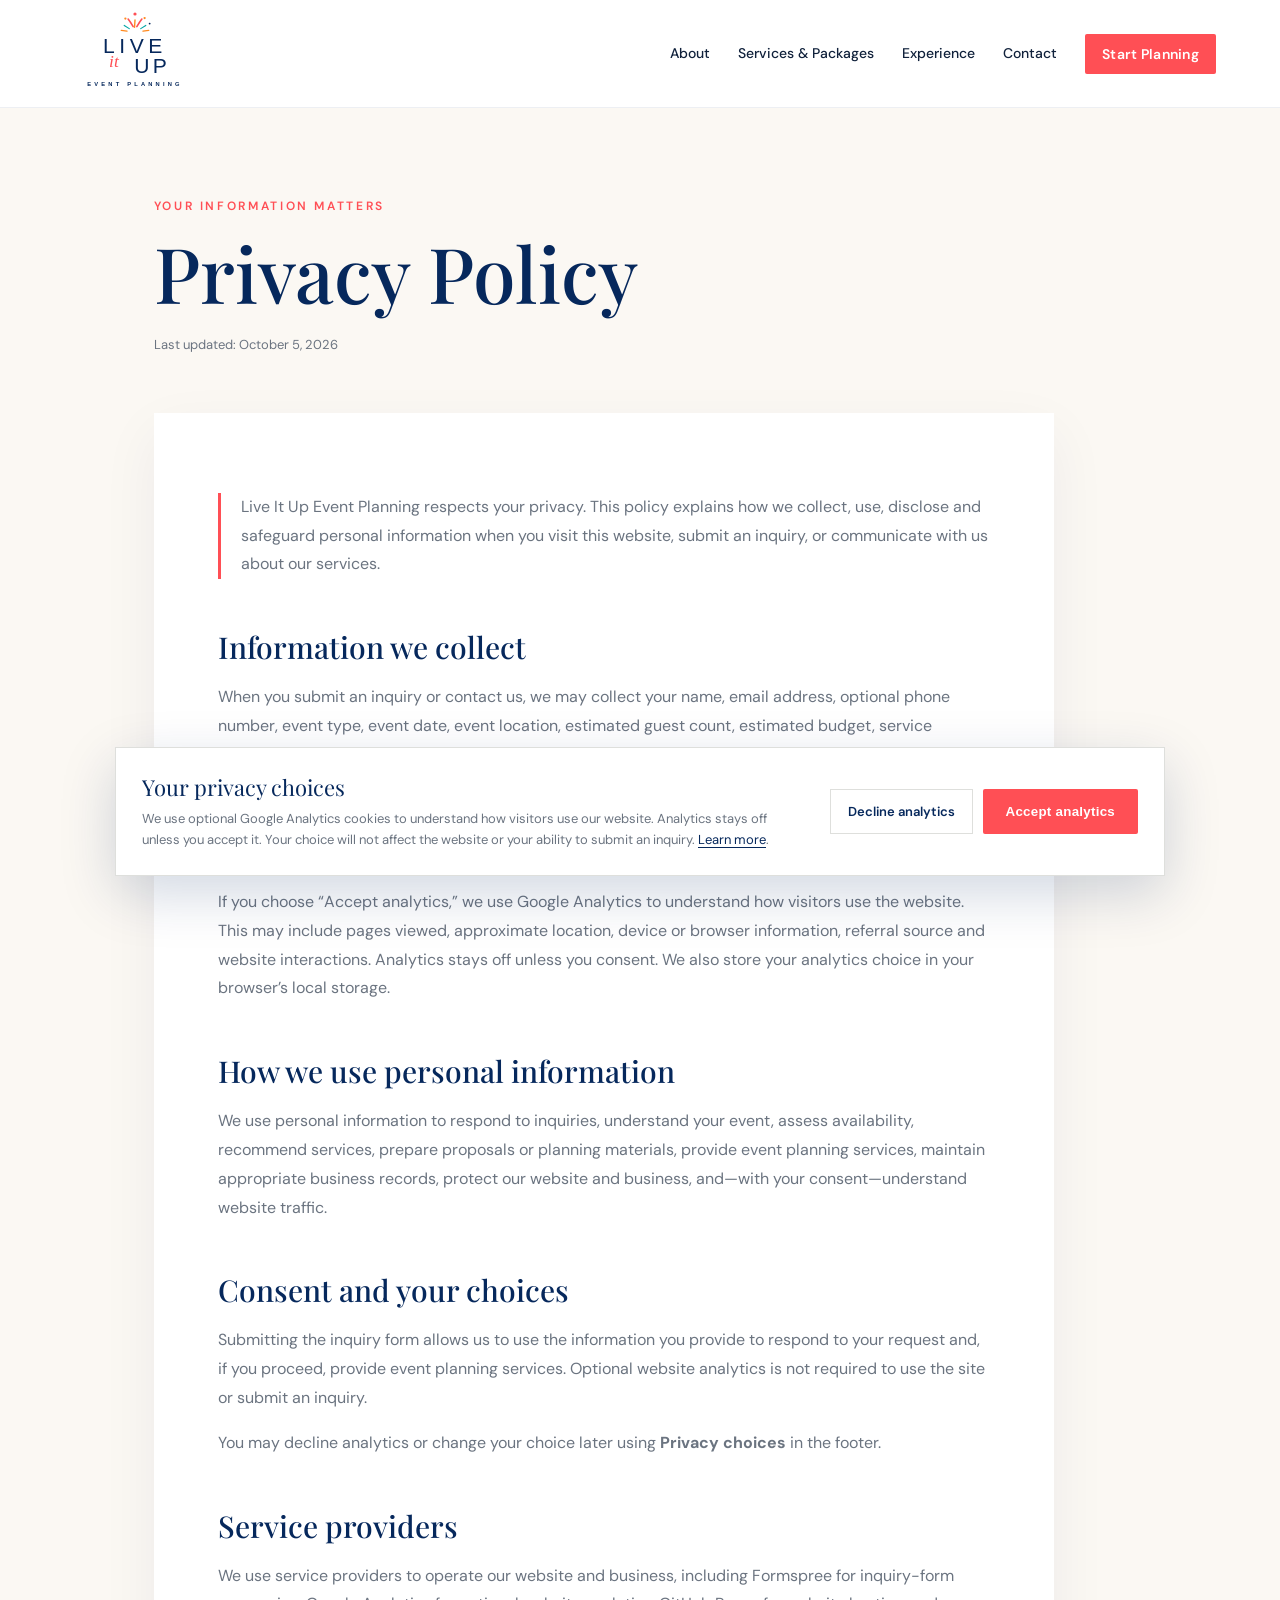
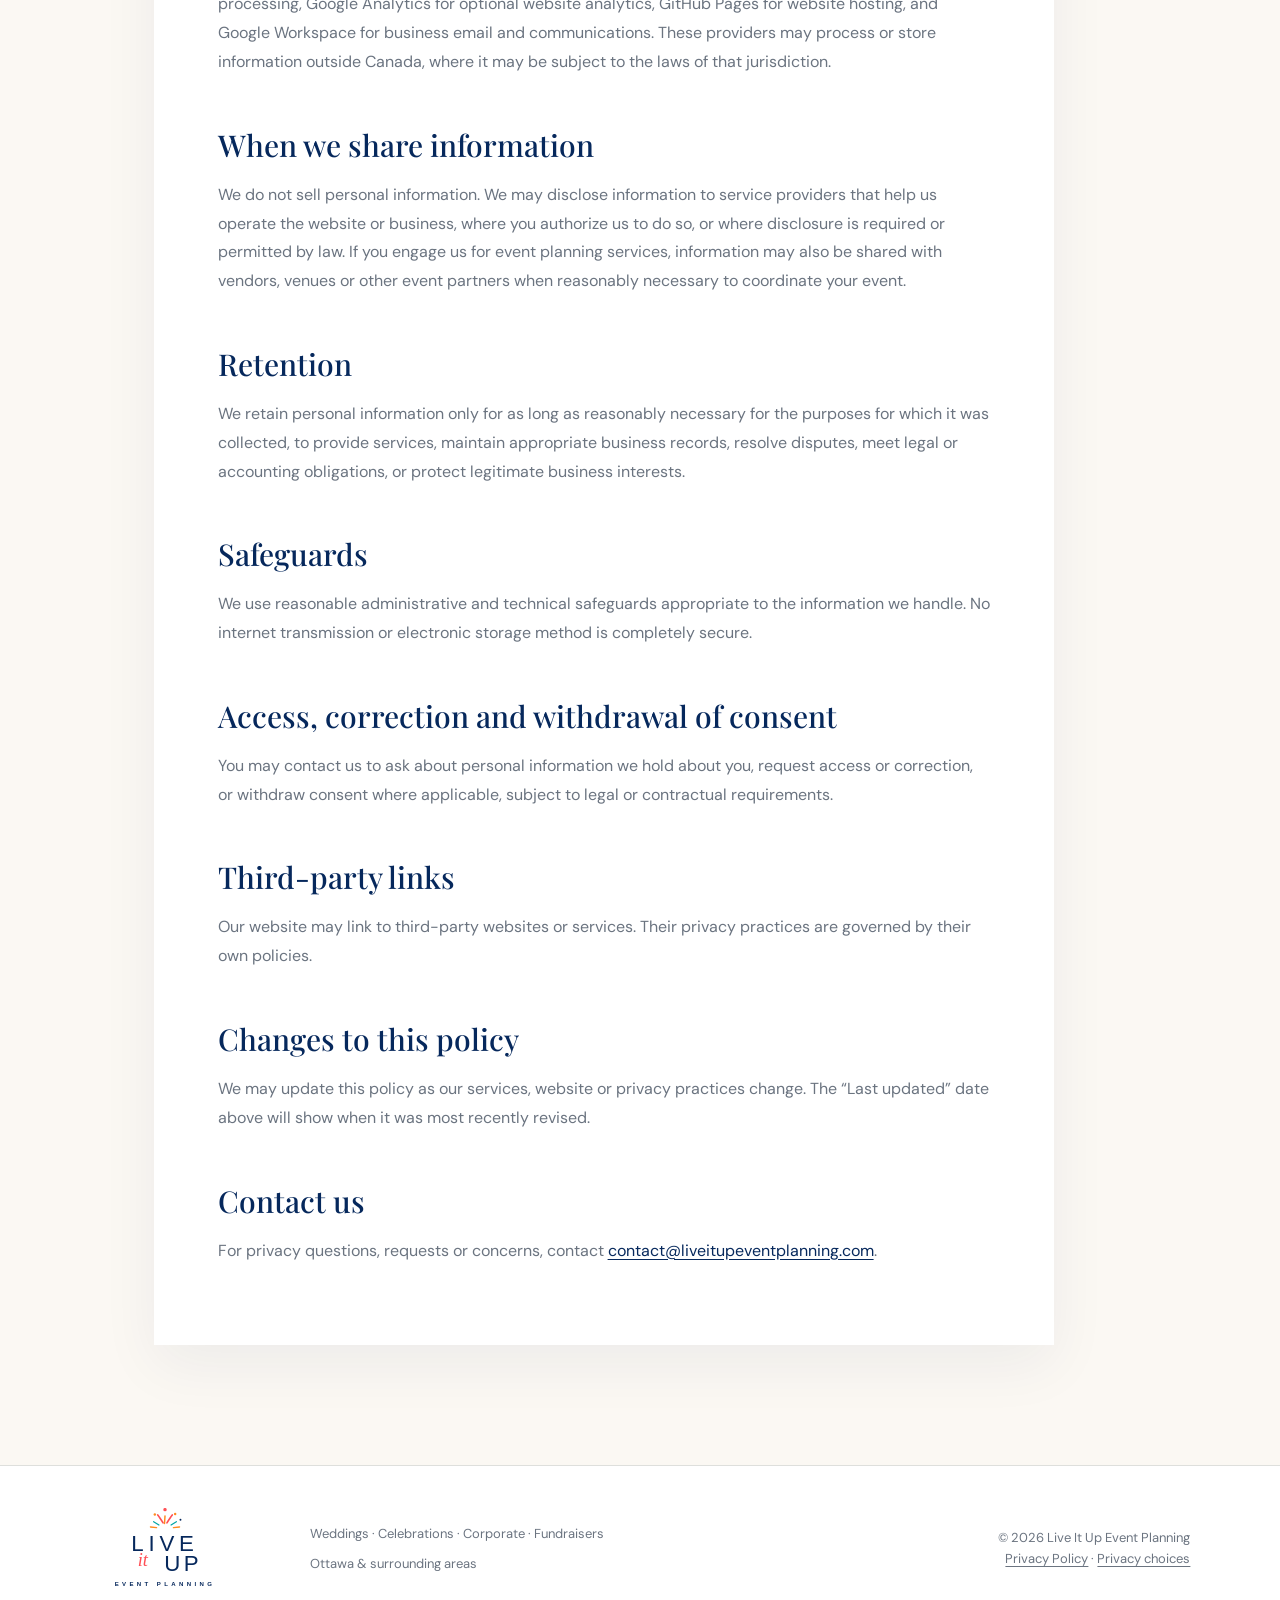
<file: privacy.html>
<!doctype html><html lang="en"><head><meta charset="utf-8"><meta name="viewport" content="width=device-width,initial-scale=1"><meta name="description" content="Privacy Policy for Live It Up Event Planning."><title>Privacy Policy | Live It Up Event Planning</title><link rel="canonical" href="https://liveitupeventplanning.com/privacy.html"><link rel="icon" type="image/svg+xml" href="assets/live-it-up-logo.svg"><link rel="preconnect" href="https://fonts.googleapis.com"><link rel="preconnect" href="https://fonts.gstatic.com" crossorigin><link href="https://fonts.googleapis.com/css2?family=DM+Sans:wght@400;500;600&family=Playfair+Display:ital,wght@0,500;1,500&display=swap" rel="stylesheet"><link rel="stylesheet" href="styles.css"></head><body><header class="site-header"><a class="brand" href="index.html" aria-label="Live It Up home"><img src="assets/live-it-up-logo.svg" alt="Live It Up Event Planning"></a><button class="menu-toggle" aria-expanded="false" aria-controls="site-nav">Menu</button><nav id="site-nav" class="site-nav" aria-label="Primary navigation"><a href="about.html">About</a><a href="services.html">Services &amp; Packages</a><a href="experience.html">Experience</a><a href="contact.html">Contact</a><a class="button button-small" href="contact.html">Start Planning</a></nav></header><main class="privacy-page"><div class="privacy-page-header"><p class="eyebrow">Your information matters</p><h1>Privacy Policy</h1><p class="privacy-updated">Last updated: October 5, 2026</p></div><article class="privacy-content"><p class="privacy-note">Live It Up Event Planning respects your privacy. This policy explains how we collect, use, disclose and safeguard personal information when you visit this website, submit an inquiry, or communicate with us about our services.</p><h2>Information we collect</h2><p>When you submit an inquiry or contact us, we may collect your name, email address, optional phone number, event type, event date, event location, estimated guest count, estimated budget, service interests, event details, referral source, and any other information you choose to provide.</p><p>If you become a client, we may also collect information reasonably necessary to plan and coordinate your event, including communications, vendor or venue details, schedules, preferences and business records.</p><p>If you choose “Accept analytics,” we use Google Analytics to understand how visitors use the website. This may include pages viewed, approximate location, device or browser information, referral source and website interactions. Analytics stays off unless you consent. We also store your analytics choice in your browser’s local storage.</p><h2>How we use personal information</h2><p>We use personal information to respond to inquiries, understand your event, assess availability, recommend services, prepare proposals or planning materials, provide event planning services, maintain appropriate business records, protect our website and business, and—with your consent—understand website traffic.</p><h2>Consent and your choices</h2><p>Submitting the inquiry form allows us to use the information you provide to respond to your request and, if you proceed, provide event planning services. Optional website analytics is not required to use the site or submit an inquiry.</p><p>You may decline analytics or change your choice later using <strong>Privacy choices</strong> in the footer.</p><h2>Service providers</h2><p>We use service providers to operate our website and business, including Formspree for inquiry-form processing, Google Analytics for optional website analytics, GitHub Pages for website hosting, and Google Workspace for business email and communications. These providers may process or store information outside Canada, where it may be subject to the laws of that jurisdiction.</p><h2>When we share information</h2><p>We do not sell personal information. We may disclose information to service providers that help us operate the website or business, where you authorize us to do so, or where disclosure is required or permitted by law. If you engage us for event planning services, information may also be shared with vendors, venues or other event partners when reasonably necessary to coordinate your event.</p><h2>Retention</h2><p>We retain personal information only for as long as reasonably necessary for the purposes for which it was collected, to provide services, maintain appropriate business records, resolve disputes, meet legal or accounting obligations, or protect legitimate business interests.</p><h2>Safeguards</h2><p>We use reasonable administrative and technical safeguards appropriate to the information we handle. No internet transmission or electronic storage method is completely secure.</p><h2>Access, correction and withdrawal of consent</h2><p>You may contact us to ask about personal information we hold about you, request access or correction, or withdraw consent where applicable, subject to legal or contractual requirements.</p><h2>Third-party links</h2><p>Our website may link to third-party websites or services. Their privacy practices are governed by their own policies.</p><h2>Changes to this policy</h2><p>We may update this policy as our services, website or privacy practices change. The “Last updated” date above will show when it was most recently revised.</p><h2>Contact us</h2><p>For privacy questions, requests or concerns, contact <a href="mailto:contact@liveitupeventplanning.com">contact@liveitupeventplanning.com</a>.</p></article></main><footer><img src="assets/live-it-up-logo.svg" alt="Live It Up Event Planning"><div><p>Weddings · Celebrations · Corporate · Fundraisers</p><p>Ottawa &amp; surrounding areas</p></div><div class="footer-legal"><p>© <span id="year"></span> Live It Up Event Planning</p><p><a href="privacy.html">Privacy Policy</a> · <button type="button" class="privacy-settings-link" data-open-privacy>Privacy choices</button></p></div></footer><script src="script.js"></script></body></html>
</file>
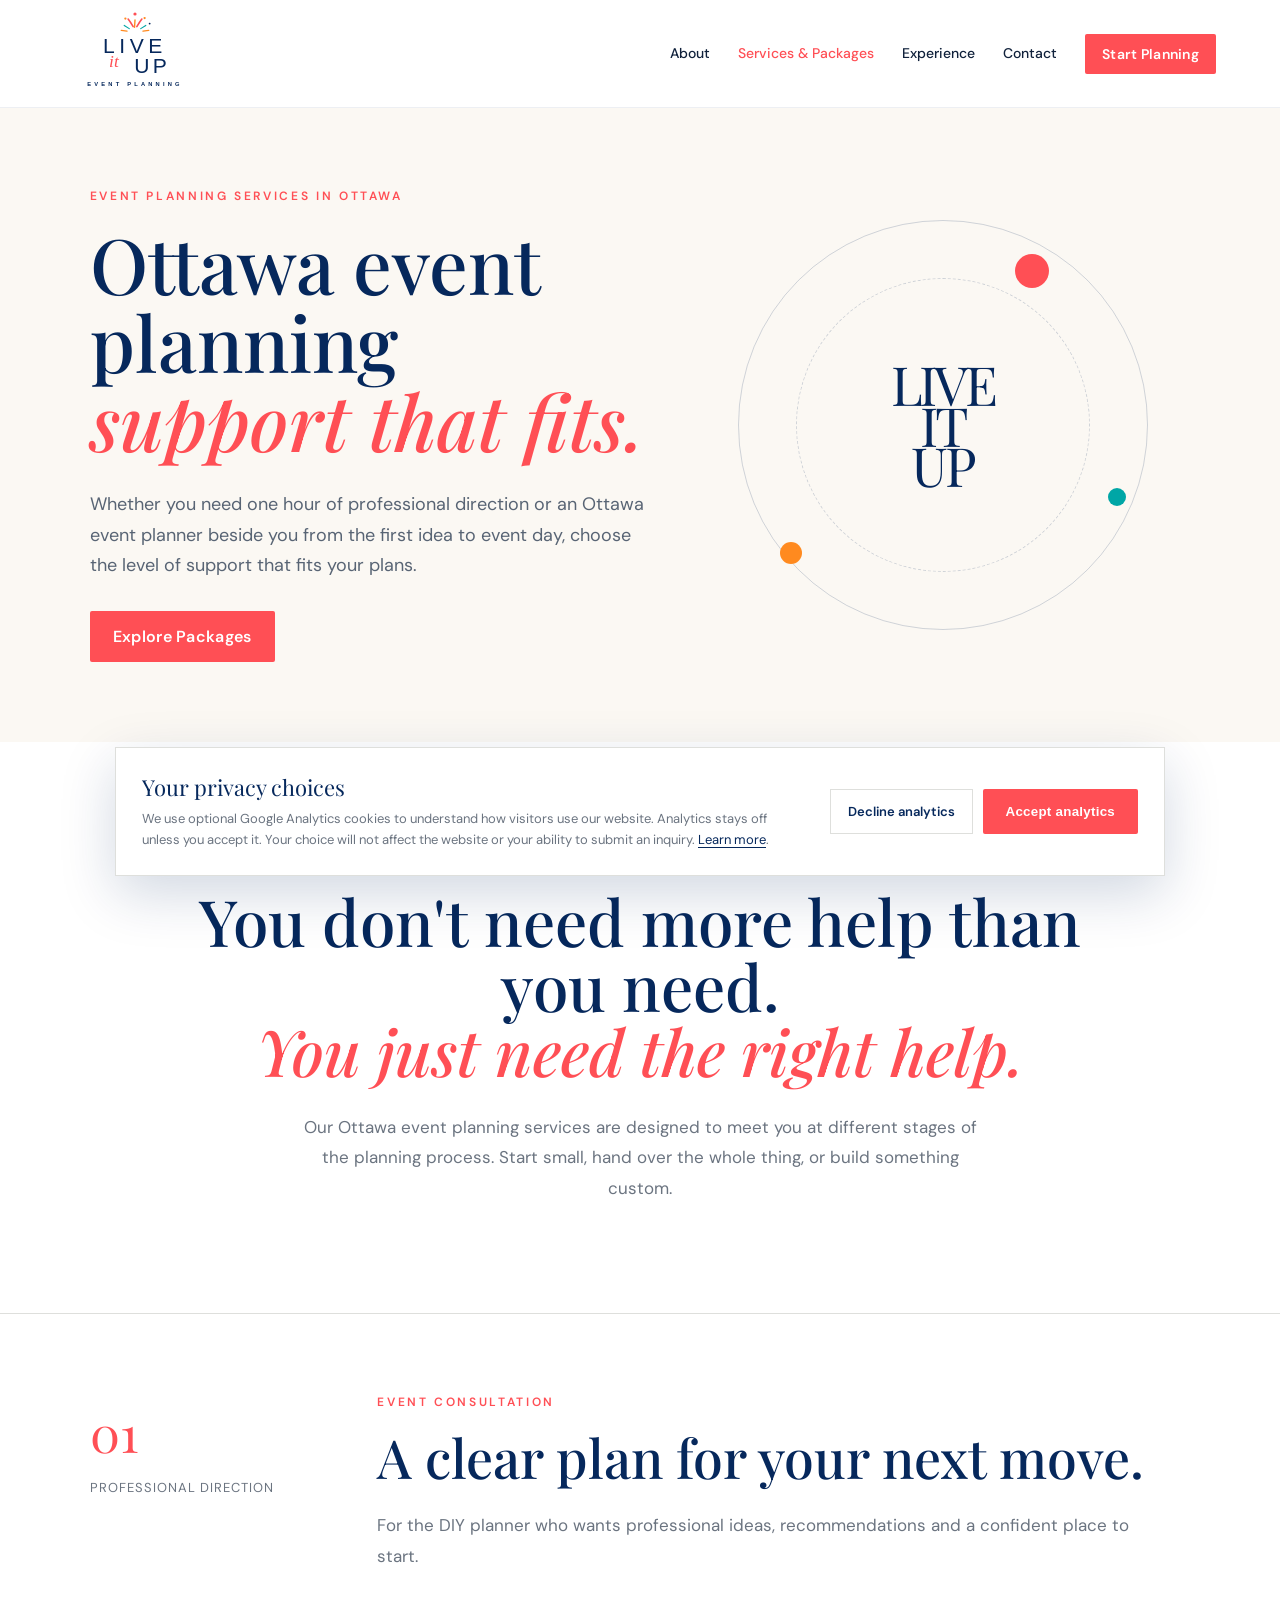
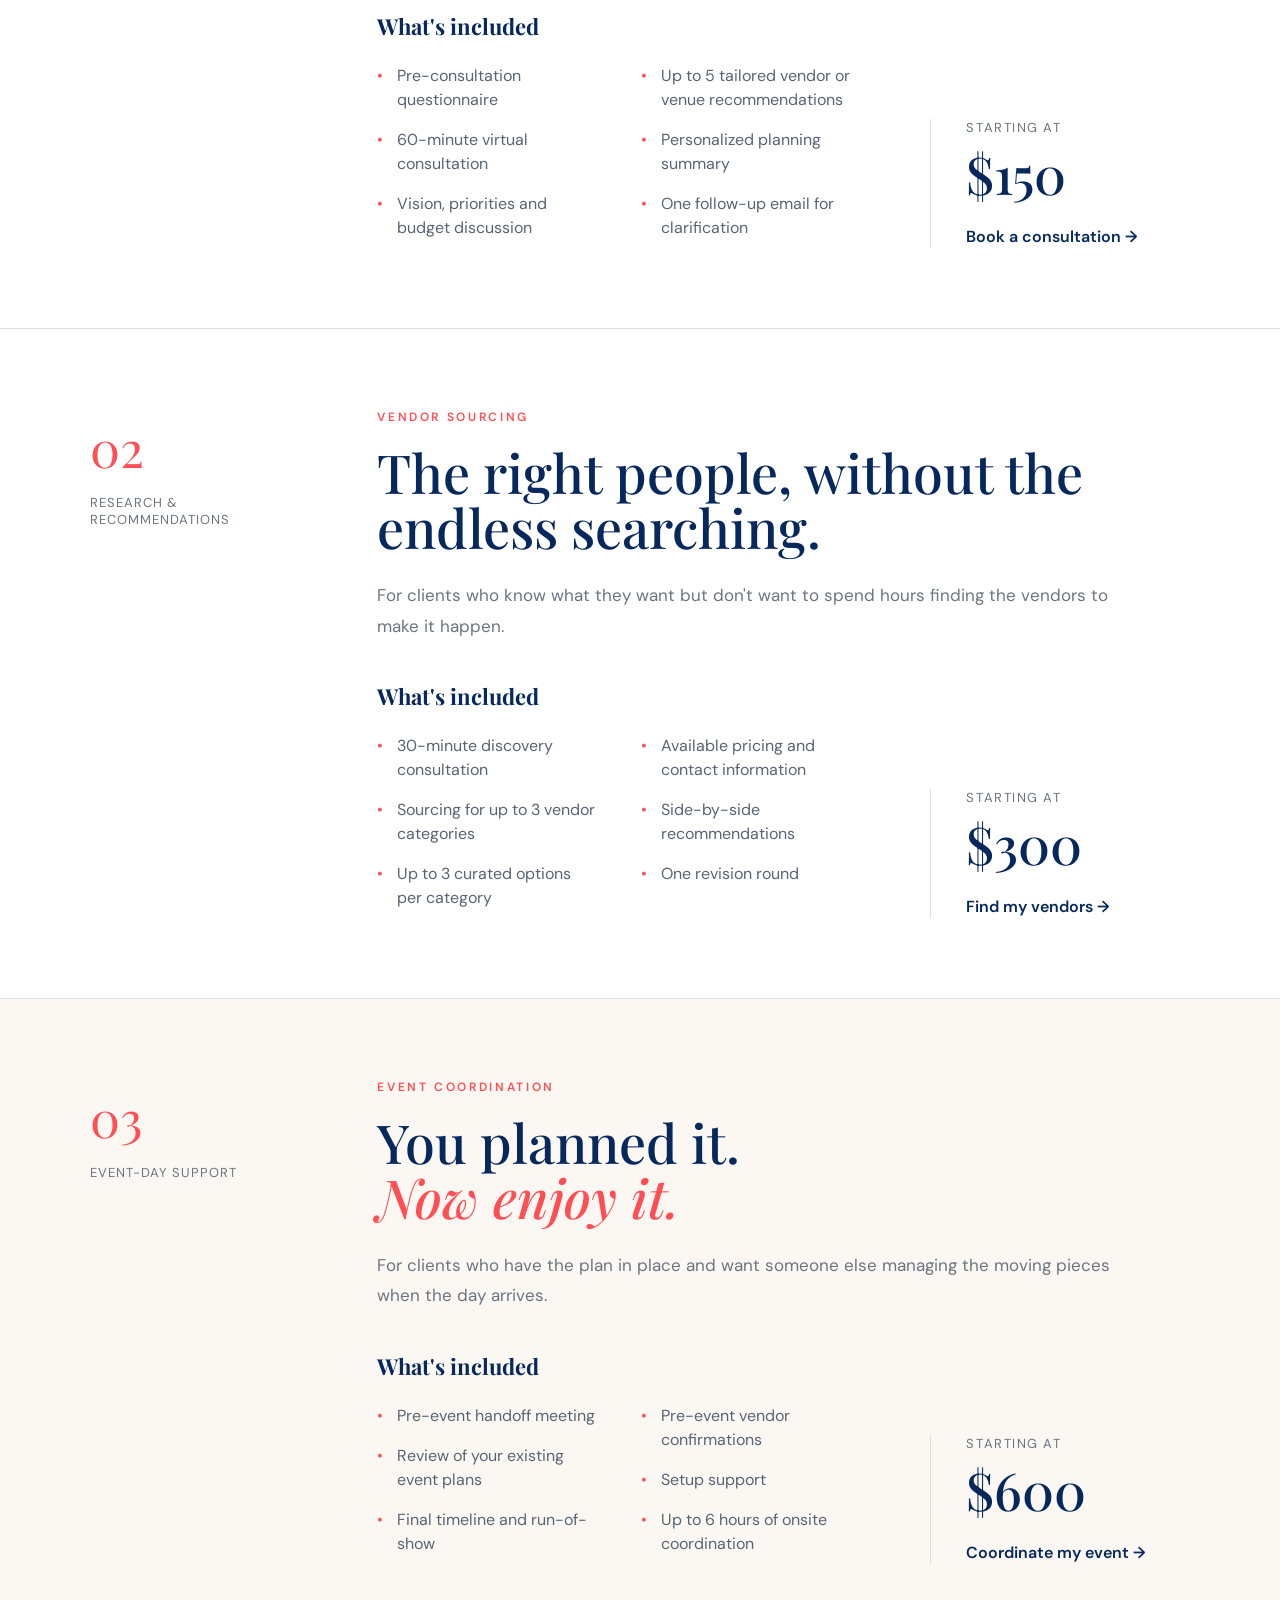
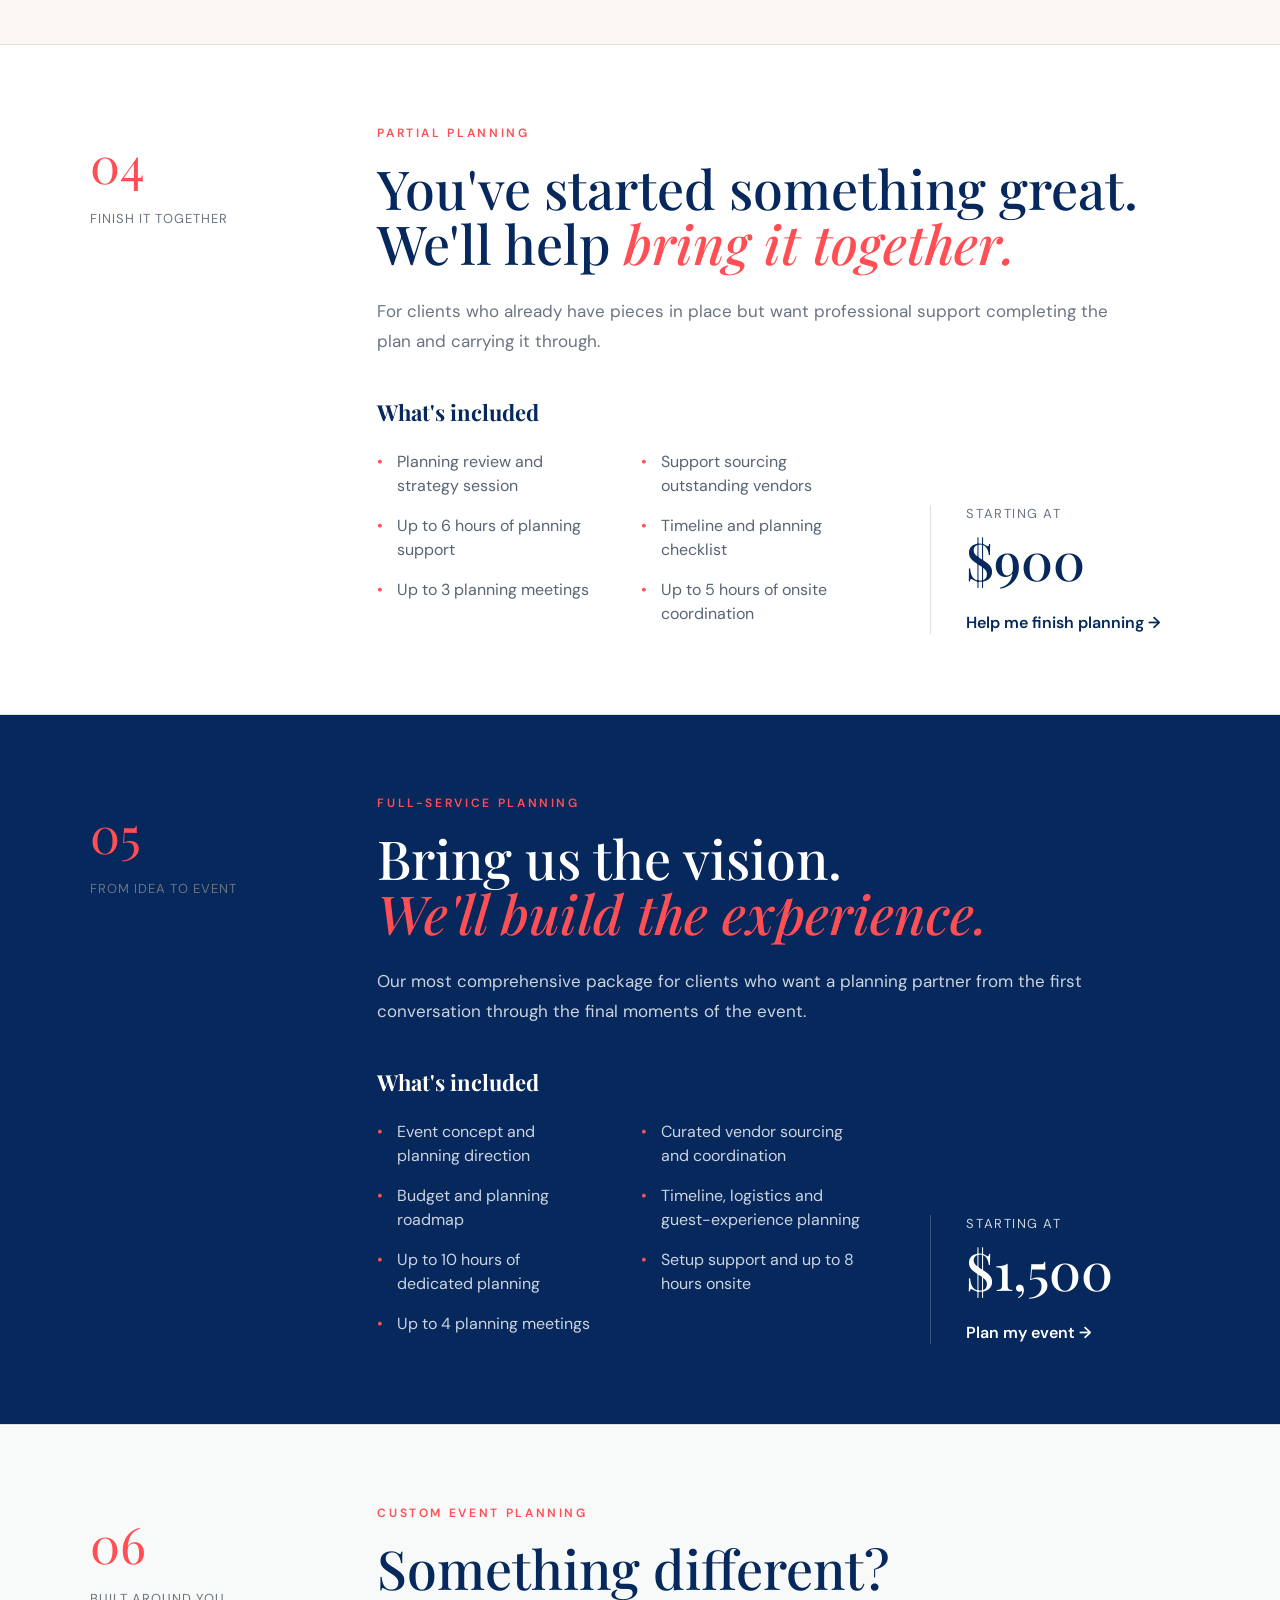
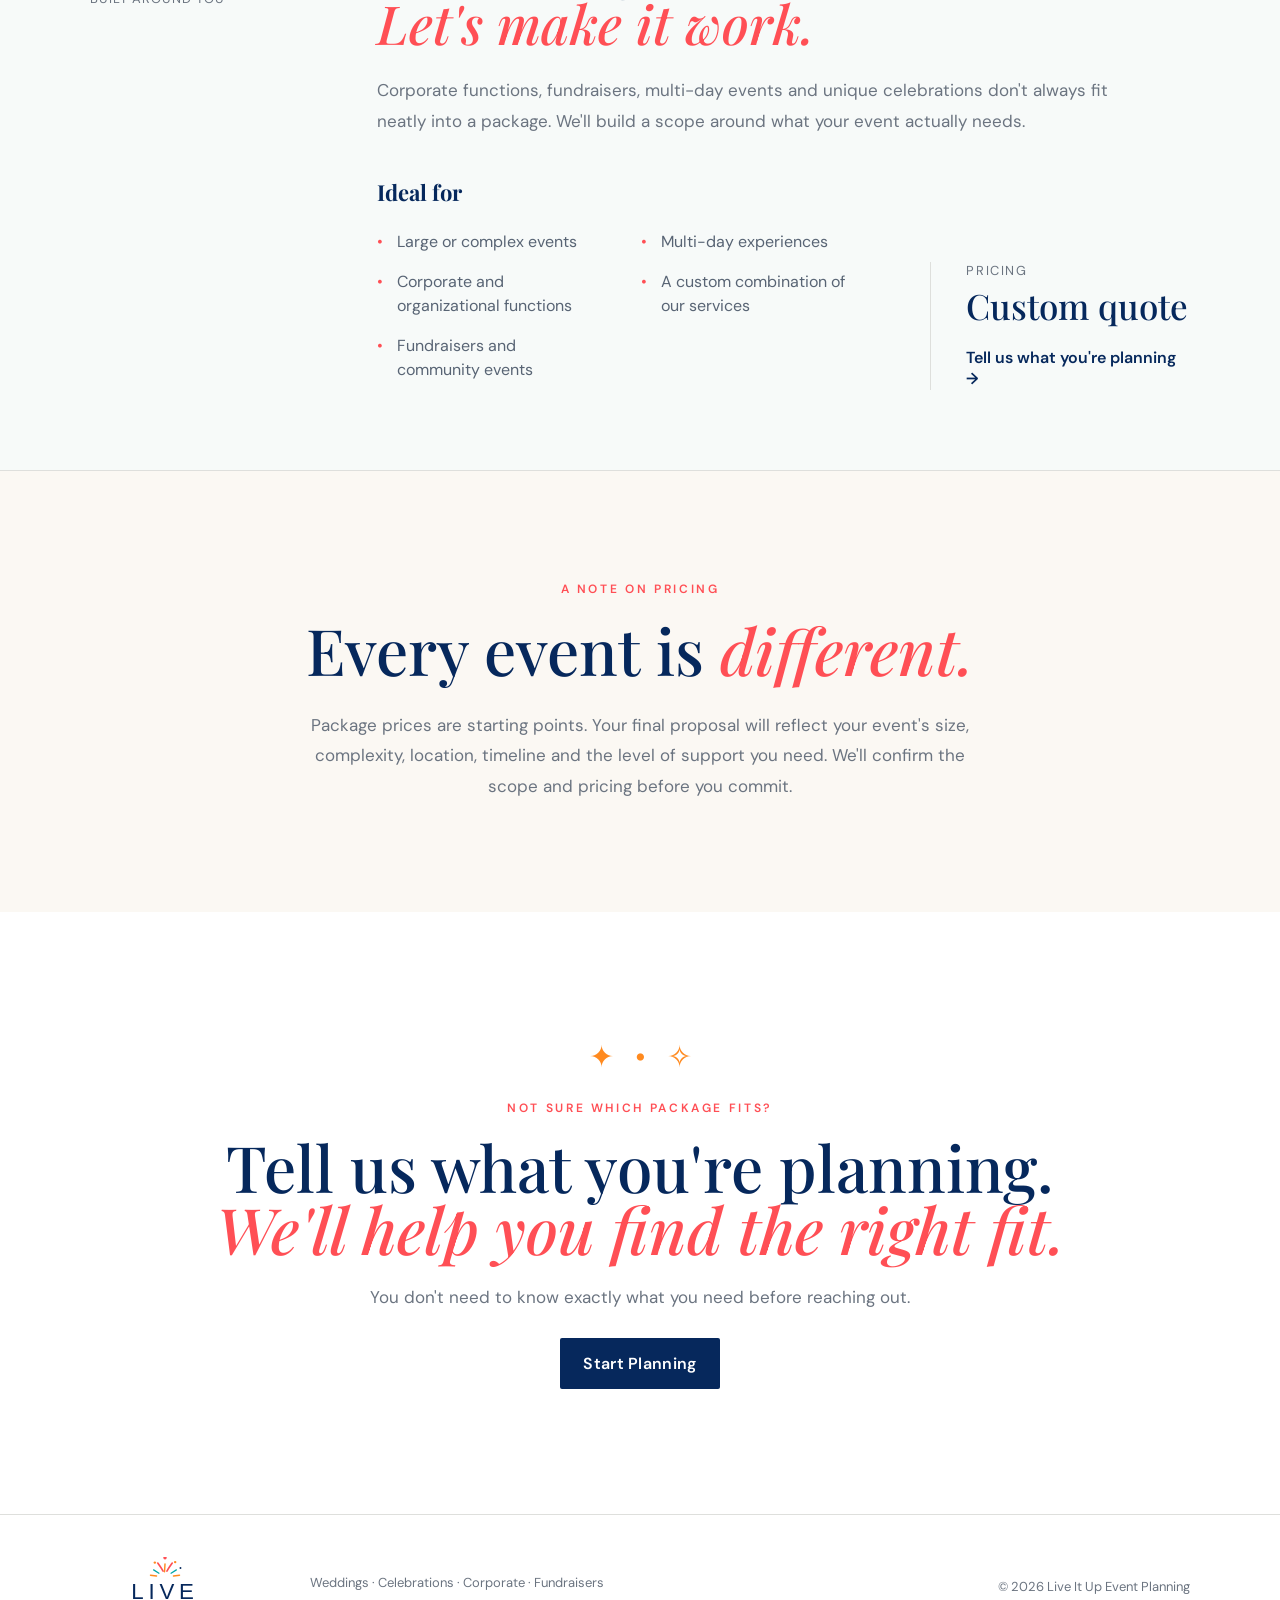
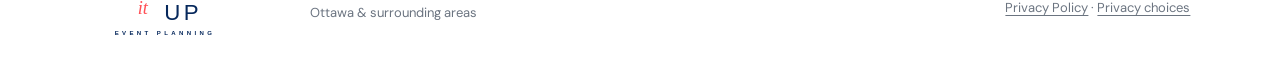
<file: services.html>
<!doctype html><html lang="en"><head><meta charset="utf-8"><meta name="viewport" content="width=device-width,initial-scale=1"><meta name="description" content="Event planning services in Ottawa for weddings, celebrations, corporate events and fundraisers. Explore coordination, vendor sourcing, partial and full-service planning.">
<meta name="robots" content="index,follow"><title>Event Planning Services in Ottawa | Live It Up</title>
<link rel="canonical" href="https://liveitupeventplanning.com/services.html">
<link rel="icon" type="image/svg+xml" href="assets/live-it-up-logo.svg">
<meta property="og:type" content="website">
<meta property="og:site_name" content="Live It Up Event Planning">
<meta property="og:title" content="Event Planning Services in Ottawa | Live It Up">
<meta property="og:description" content="Event planning services in Ottawa for weddings, celebrations, corporate events and fundraisers. Explore coordination, vendor sourcing, partial and full-service planning.">
<meta property="og:url" content="https://liveitupeventplanning.com/services.html">
<meta name="twitter:card" content="summary">
<meta name="twitter:title" content="Event Planning Services in Ottawa | Live It Up">
<meta name="twitter:description" content="Event planning services in Ottawa for weddings, celebrations, corporate events and fundraisers. Explore coordination, vendor sourcing, partial and full-service planning."><link rel="preconnect" href="https://fonts.googleapis.com"><link rel="preconnect" href="https://fonts.gstatic.com" crossorigin><link href="https://fonts.googleapis.com/css2?family=DM+Sans:wght@400;500;600&family=Playfair+Display:ital,wght@0,500;1,500&display=swap" rel="stylesheet"><link rel="stylesheet" href="styles.css">
</head><body>
<header class="site-header"><a class="brand" href="index.html" aria-label="Live It Up home"><img src="assets/live-it-up-logo.svg" alt="Live It Up Event Planning"></a><button class="menu-toggle" aria-expanded="false" aria-controls="site-nav">Menu</button><nav id="site-nav" class="site-nav" aria-label="Primary navigation"><a href="about.html">About</a><a class="active" href="services.html">Services &amp; Packages</a><a href="experience.html">Experience</a><a href="contact.html">Contact</a><a class="button button-small" href="contact.html">Start Planning</a></nav></header>
<main><section class="page-hero"><div><p class="eyebrow">Event Planning Services in Ottawa</p><h1>Ottawa event planning<br><em>support that fits.</em></h1><p class="lede">Whether you need one hour of professional direction or an Ottawa event planner beside you from the first idea to event day, choose the level of support that fits your plans.</p><a class="button" href="#packages">Explore Packages</a></div><div class="package-orbit" aria-hidden="true"><span class="orbit-main">LIVE<br>IT<br>UP</span><span class="orbit-dot dot-one"></span><span class="orbit-dot dot-two"></span><span class="orbit-dot dot-three"></span><span class="orbit-ring"></span></div></section>
<section class="package-intro"><p class="eyebrow">Find your fit</p><h2>You don't need more help than you need.<br><em>You just need the right help.</em></h2><p>Our Ottawa event planning services are designed to meet you at different stages of the planning process. Start small, hand over the whole thing, or build something custom.</p></section>
<section class="package-list" id="packages">
<article class="package-card"><div class="package-meta"><span>01</span><p>Professional direction</p></div><div class="package-body"><p class="eyebrow">Event Consultation</p><h2>A clear plan for your next move.</h2><p class="package-lede">For the DIY planner who wants professional ideas, recommendations and a confident place to start.</p><div class="package-details"><div><h3>What's included</h3><ul><li>Pre-consultation questionnaire</li><li>60-minute virtual consultation</li><li>Vision, priorities and budget discussion</li><li>Up to 5 tailored vendor or venue recommendations</li><li>Personalized planning summary</li><li>One follow-up email for clarification</li></ul></div><div class="package-price"><p>Starting at</p><strong>$150</strong><a class="text-link" href="contact.html">Book a consultation →</a></div></div></div></article>
<article class="package-card"><div class="package-meta"><span>02</span><p>Research & recommendations</p></div><div class="package-body"><p class="eyebrow">Vendor Sourcing</p><h2>The right people, without the endless searching.</h2><p class="package-lede">For clients who know what they want but don't want to spend hours finding the vendors to make it happen.</p><div class="package-details"><div><h3>What's included</h3><ul><li>30-minute discovery consultation</li><li>Sourcing for up to 3 vendor categories</li><li>Up to 3 curated options per category</li><li>Available pricing and contact information</li><li>Side-by-side recommendations</li><li>One revision round</li></ul></div><div class="package-price"><p>Starting at</p><strong>$300</strong><a class="text-link" href="contact.html">Find my vendors →</a></div></div></div></article>
<article class="package-card featured"><div class="package-meta"><span>03</span><p>Event-day support</p></div><div class="package-body"><p class="eyebrow">Event Coordination</p><h2>You planned it.<br><em>Now enjoy it.</em></h2><p class="package-lede">For clients who have the plan in place and want someone else managing the moving pieces when the day arrives.</p><div class="package-details"><div><h3>What's included</h3><ul><li>Pre-event handoff meeting</li><li>Review of your existing event plans</li><li>Final timeline and run-of-show</li><li>Pre-event vendor confirmations</li><li>Setup support</li><li>Up to 6 hours of onsite coordination</li></ul></div><div class="package-price"><p>Starting at</p><strong>$600</strong><a class="text-link" href="contact.html">Coordinate my event →</a></div></div></div></article>
<article class="package-card"><div class="package-meta"><span>04</span><p>Finish it together</p></div><div class="package-body"><p class="eyebrow">Partial Planning</p><h2>You've started something great.<br>We'll help <em>bring it together.</em></h2><p class="package-lede">For clients who already have pieces in place but want professional support completing the plan and carrying it through.</p><div class="package-details"><div><h3>What's included</h3><ul><li>Planning review and strategy session</li><li>Up to 6 hours of planning support</li><li>Up to 3 planning meetings</li><li>Support sourcing outstanding vendors</li><li>Timeline and planning checklist</li><li>Up to 5 hours of onsite coordination</li></ul></div><div class="package-price"><p>Starting at</p><strong>$900</strong><a class="text-link" href="contact.html">Help me finish planning →</a></div></div></div></article>
<article class="package-card featured full-service"><div class="package-meta"><span>05</span><p>From idea to event</p></div><div class="package-body"><p class="eyebrow">Full-Service Planning</p><h2>Bring us the vision.<br><em>We'll build the experience.</em></h2><p class="package-lede">Our most comprehensive package for clients who want a planning partner from the first conversation through the final moments of the event.</p><div class="package-details"><div><h3>What's included</h3><ul><li>Event concept and planning direction</li><li>Budget and planning roadmap</li><li>Up to 10 hours of dedicated planning</li><li>Up to 4 planning meetings</li><li>Curated vendor sourcing and coordination</li><li>Timeline, logistics and guest-experience planning</li><li>Setup support and up to 8 hours onsite</li></ul></div><div class="package-price"><p>Starting at</p><strong>$1,500</strong><a class="text-link" href="contact.html">Plan my event →</a></div></div></div></article>
<article class="package-card custom"><div class="package-meta"><span>06</span><p>Built around you</p></div><div class="package-body"><p class="eyebrow">Custom Event Planning</p><h2>Something different?<br><em>Let's make it work.</em></h2><p class="package-lede">Corporate functions, fundraisers, multi-day events and unique celebrations don't always fit neatly into a package. We'll build a scope around what your event actually needs.</p><div class="package-details"><div><h3>Ideal for</h3><ul><li>Large or complex events</li><li>Corporate and organizational functions</li><li>Fundraisers and community events</li><li>Multi-day experiences</li><li>A custom combination of our services</li></ul></div><div class="package-price"><p>Pricing</p><strong class="quote">Custom quote</strong><a class="text-link" href="contact.html">Tell us what you're planning →</a></div></div></div></article>
</section>
<section class="package-note"><p class="eyebrow">A note on pricing</p><h2>Every event is <em>different.</em></h2><p>Package prices are starting points. Your final proposal will reflect your event's size, complexity, location, timeline and the level of support you need. We'll confirm the scope and pricing before you commit.</p></section>
<section class="cta"><div class="confetti" aria-hidden="true">✦ &nbsp; • &nbsp; ✧</div><p class="eyebrow">Not sure which package fits?</p><h2>Tell us what you're planning.<br><em>We'll help you find the right fit.</em></h2><p>You don't need to know exactly what you need before reaching out.</p><a class="button button-light" href="contact.html">Start Planning</a></section></main>
<footer><img src="assets/live-it-up-logo.svg" alt="Live It Up Event Planning"><div><p>Weddings · Celebrations · Corporate · Fundraisers</p><p>Ottawa &amp; surrounding areas</p></div><div class="footer-legal"><p>© <span id="year"></span> Live It Up Event Planning</p><p><a href="privacy.html">Privacy Policy</a> · <button type="button" class="privacy-settings-link" data-open-privacy>Privacy choices</button></p></div></footer><script src="script.js"></script></body></html>
</file>
<file: styles.css>
:root{--navy:#06285c;--coral:#ff4f55;--orange:#ff8a1f;--teal:#00a6a6;--cream:#fbf8f3;--ink:#10213b;--muted:#6b7480;--line:#dedfdc}*{box-sizing:border-box}html{scroll-behavior:smooth}body{margin:0;font-family:'DM Sans',sans-serif;color:var(--ink);background:#fff}a{color:inherit;text-decoration:none}.site-header{height:108px;display:flex;align-items:center;justify-content:space-between;padding:14px clamp(24px,5vw,78px);position:sticky;top:0;background:rgba(255,255,255,.94);backdrop-filter:blur(12px);z-index:20;border-bottom:1px solid rgba(6,40,92,.07)}.brand img{width:142px;height:78px;object-fit:cover;object-position:center}.site-nav{display:flex;gap:28px;align-items:center;font-size:14px;font-weight:500}.site-nav>a:not(.button):after,.text-link:after{content:"";display:block;height:1px;background:var(--coral);transform:scaleX(0);transform-origin:left;transition:.25s}.site-nav>a:hover:after,.text-link:hover:after{transform:scaleX(1)}.menu-toggle{display:none;background:none;border:0;font:inherit;color:var(--navy)}.button{display:inline-block;background:var(--coral);color:#fff;padding:15px 23px;border-radius:2px;font-weight:600;letter-spacing:.02em;transition:.2s}.button:hover{transform:translateY(-2px);box-shadow:0 8px 22px rgba(255,79,85,.22)}.button-small{padding:11px 17px}.hero{min-height:720px;background:var(--cream);display:grid;grid-template-columns:1.02fr .98fr;align-items:center;padding:70px clamp(24px,7vw,110px);overflow:hidden}.eyebrow{text-transform:uppercase;letter-spacing:.22em;font-size:12px;font-weight:600;color:var(--coral);margin:0 0 20px}.hero h1,.intro h2,.section-heading h2,.process h2,.cta h2{font-family:'Playfair Display',serif;color:var(--navy);font-weight:500;line-height:.98;margin:0}.hero h1{font-size:clamp(55px,6vw,92px)}em{font-weight:500;color:var(--coral)}.lede{font-size:18px;line-height:1.7;max-width:570px;color:#586474;margin:30px 0}.actions{display:flex;align-items:center;gap:28px}.text-link{font-weight:600;color:var(--navy)}.hero-art{height:560px;position:relative}.photo-card{position:absolute;border-radius:180px 180px 10px 10px;box-shadow:0 30px 60px rgba(6,40,92,.14);overflow:hidden;background-size:cover;background-position:center}.photo-card:before{content:"";position:absolute;inset:0;background:linear-gradient(180deg,transparent 55%,rgba(4,25,55,.72))}.photo-card span{position:absolute;bottom:26px;left:30px;color:#fff;font-family:'Playfair Display',serif;font-size:25px;z-index:1}.photo-one{width:56%;height:82%;right:2%;top:2%;background:linear-gradient(145deg,#f1d4c6,#c89e91 45%,#17385f)}.photo-two{width:45%;height:63%;left:2%;bottom:1%;background:linear-gradient(145deg,#ffd1bd,#f58a69 48%,#082b5c)}.spark{position:absolute;border-radius:50%}.spark-a{width:14px;height:14px;background:var(--orange);left:15%;top:10%}.spark-b{width:9px;height:9px;background:var(--teal);right:4%;top:35%}.spark-c{width:12px;height:12px;background:var(--coral);left:43%;bottom:5%}.intro{text-align:center;padding:120px 24px;max-width:900px;margin:auto}.intro h2,.section-heading h2,.process h2,.cta h2{font-size:clamp(42px,5vw,67px)}.intro>p:last-child{max-width:690px;margin:28px auto 0;line-height:1.8;color:var(--muted);font-size:17px}.event-types{display:grid;grid-template-columns:repeat(4,1fr);min-height:440px}.event-card{position:relative;padding:32px;display:flex;align-items:flex-end;color:#fff;overflow:hidden}.event-card:before{content:"";position:absolute;inset:0;background:linear-gradient(180deg,transparent 25%,rgba(5,30,64,.82))}.event-card>div{position:relative;z-index:1}.event-card span{font-size:12px;letter-spacing:.2em}.event-card h3{font-family:'Playfair Display',serif;font-size:34px;margin:10px 0}.event-card p{line-height:1.5;margin:0;color:#edf1f7}.wedding{background:linear-gradient(140deg,#cdbab1,#866d68)}.celebration{background:linear-gradient(140deg,#eeb98f,#b85d55)}.corporate{background:linear-gradient(140deg,#7c94a6,#14375e)}.fundraiser{background:linear-gradient(140deg,#a7b9a6,#496b67)}.services{padding:120px clamp(24px,7vw,110px)}.section-heading{display:grid;grid-template-columns:1.2fr .8fr;gap:70px;align-items:end;margin-bottom:65px}.section-heading>p{line-height:1.8;color:var(--muted);max-width:460px}.service-grid{display:grid;grid-template-columns:repeat(2,1fr);border-top:1px solid var(--line)}.service-grid article{padding:45px 40px 45px 0;border-bottom:1px solid var(--line)}.service-grid article:nth-child(even){padding-left:40px;border-left:1px solid var(--line)}.number{color:var(--coral);font-size:12px;letter-spacing:.18em}.service-grid h3,.process h3{font-family:'Playfair Display',serif;color:var(--navy);font-size:30px;margin:15px 0}.service-grid p{color:var(--muted);line-height:1.7;max-width:530px}.service-grid .price{color:var(--navy);font-weight:600;margin-top:22px}.process{background:var(--navy);color:#fff;padding:110px clamp(24px,7vw,110px);display:grid;grid-template-columns:.9fr 1.1fr;gap:90px}.process h2{color:#fff}.process ol{list-style:none;margin:0;padding:0}.process li{display:grid;grid-template-columns:60px 1fr;gap:20px;padding:27px 0;border-bottom:1px solid rgba(255,255,255,.18)}.process li>span{color:#ffb267;font-size:12px;letter-spacing:.16em}.process h3{color:#fff;margin:0 0 8px;font-size:25px}.process li p{margin:0;color:#cbd4df;line-height:1.6}.cta{text-align:center;padding:125px 24px;background:#fff}.cta h2{max-width:900px;margin:auto}.cta>p:not(.eyebrow){color:var(--muted);font-size:17px;margin:25px auto 30px}.confetti{font-size:30px;color:var(--orange);margin-bottom:24px}.cta small{display:block;margin-top:18px;color:#9298a0}.button-light{background:var(--navy)}footer{border-top:1px solid var(--line);padding:42px clamp(24px,7vw,110px);display:grid;grid-template-columns:180px 1fr auto;gap:40px;align-items:center;font-size:13px;color:var(--muted)}footer img{width:150px;height:80px;object-fit:cover}.reveal{animation:rise .8s ease both}@keyframes rise{from{opacity:0;transform:translateY(18px)}to{opacity:1;transform:none}}@media(max-width:900px){.site-header{height:90px}.brand img{width:120px;height:65px}.menu-toggle{display:block}.site-nav{display:none;position:absolute;top:90px;left:0;right:0;background:#fff;padding:25px;flex-direction:column;align-items:flex-start;border-bottom:1px solid var(--line)}.site-nav.open{display:flex}.hero{grid-template-columns:1fr;padding-top:55px}.hero-art{height:430px;margin-top:50px}.event-types{grid-template-columns:1fr 1fr}.event-card{min-height:350px}.section-heading,.process{grid-template-columns:1fr}.service-grid{grid-template-columns:1fr}.service-grid article:nth-child(even){padding-left:0;border-left:0}.process{gap:55px}footer{grid-template-columns:1fr;text-align:center}footer img{margin:auto}}@media(max-width:560px){.hero{min-height:auto}.hero h1{font-size:52px}.actions{align-items:flex-start;flex-direction:column}.hero-art{height:360px}.event-types{grid-template-columns:1fr}.event-card{min-height:320px}.intro,.services,.process,.cta{padding-top:85px;padding-bottom:85px}.service-grid article{padding-right:0}.section-heading{gap:25px}}
.site-nav .active{color:var(--coral)}.services-more{text-align:center;margin-top:48px}.page-hero{min-height:620px;background:var(--cream);display:grid;grid-template-columns:1.1fr .9fr;align-items:center;padding:80px clamp(24px,7vw,110px);overflow:hidden}.page-hero h1,.package-intro h2,.package-body h2,.package-note h2{font-family:'Playfair Display',serif;color:var(--navy);font-weight:500;line-height:1.02;margin:0}.page-hero h1{font-size:clamp(52px,6vw,86px)}.package-orbit{width:min(410px,80vw);aspect-ratio:1;border:1px solid rgba(6,40,92,.18);border-radius:50%;margin:auto;position:relative;display:grid;place-items:center}.orbit-main{font-family:'Playfair Display',serif;font-size:54px;line-height:.75;color:var(--navy);text-align:center;letter-spacing:-.06em}.orbit-ring{position:absolute;inset:14%;border:1px dashed rgba(6,40,92,.18);border-radius:50%}.orbit-dot{position:absolute;border-radius:50%}.dot-one{width:34px;height:34px;background:var(--coral);top:8%;right:24%}.dot-two{width:22px;height:22px;background:var(--orange);bottom:16%;left:10%}.dot-three{width:18px;height:18px;background:var(--teal);right:5%;bottom:30%}.package-intro{text-align:center;padding:110px 24px;max-width:970px;margin:auto}.package-intro h2,.package-note h2{font-size:clamp(40px,5vw,64px)}.package-intro>p:last-child,.package-note>p:last-child{max-width:690px;margin:28px auto 0;color:var(--muted);line-height:1.8;font-size:17px}.package-list{border-top:1px solid var(--line)}.package-card{display:grid;grid-template-columns:minmax(180px,.28fr) 1fr;padding:80px clamp(24px,7vw,110px);border-bottom:1px solid var(--line);gap:60px}.package-meta{padding-top:5px}.package-meta span{font-family:'Playfair Display',serif;color:var(--coral);font-size:50px}.package-meta p{color:var(--muted);font-size:13px;letter-spacing:.08em;text-transform:uppercase}.package-body h2{font-size:clamp(38px,4.2vw,60px);max-width:850px}.package-lede{max-width:760px;font-size:17px;line-height:1.8;color:var(--muted);margin:25px 0 40px}.package-details{display:grid;grid-template-columns:1fr 260px;gap:70px;align-items:end}.package-details h3{font-family:'Playfair Display',serif;color:var(--navy);font-size:22px;margin:0 0 15px}.package-details ul{list-style:none;padding:0;margin:0;columns:2;column-gap:45px}.package-details li{break-inside:avoid;padding:8px 0 8px 20px;position:relative;color:#586474;line-height:1.5}.package-details li:before{content:'•';position:absolute;left:0;color:var(--coral)}.package-price{border-left:1px solid var(--line);padding-left:35px}.package-price p{margin:0 0 3px;color:var(--muted);font-size:13px;text-transform:uppercase;letter-spacing:.12em}.package-price strong{display:block;font-family:'Playfair Display',serif;color:var(--navy);font-size:52px;font-weight:500;margin-bottom:18px}.package-price .quote{font-size:35px}.package-card.featured{background:var(--cream)}.package-card.full-service{background:var(--navy);color:#fff}.full-service .package-body h2,.full-service .package-details h3,.full-service .package-price strong{color:#fff}.full-service .package-lede,.full-service .package-details li,.full-service .package-price p{color:#cbd4df}.full-service .package-price{border-color:rgba(255,255,255,.22)}.full-service .text-link{color:#fff}.package-card.custom{background:#f7faf9}.package-note{text-align:center;padding:110px 24px;background:var(--cream)}
@media(max-width:900px){.page-hero{grid-template-columns:1fr;gap:60px}.package-orbit{width:min(340px,75vw)}.package-card{grid-template-columns:1fr;gap:25px}.package-meta{display:flex;gap:20px;align-items:center}.package-meta span{font-size:38px}.package-details{grid-template-columns:1fr;gap:35px}.package-price{border-left:0;border-top:1px solid var(--line);padding:25px 0 0}.full-service .package-price{border-color:rgba(255,255,255,.22)}}@media(max-width:560px){.page-hero{padding-top:60px;padding-bottom:70px}.package-orbit{width:260px}.orbit-main{font-size:42px}.package-intro,.package-note{padding-top:80px;padding-bottom:80px}.package-card{padding-top:65px;padding-bottom:65px}.package-details ul{columns:1}.package-price strong{font-size:46px}}

/* About page */
.about-hero{min-height:680px;background:var(--cream);display:grid;grid-template-columns:1.05fr .95fr;align-items:center;padding:75px clamp(24px,7vw,110px);overflow:hidden}.about-hero h1,.about-story h2,.values h2,.about-founder h2,.about-fit h2{font-family:'Playfair Display',serif;color:var(--navy);font-weight:500;line-height:1.02;margin:0}.about-hero h1{font-size:clamp(52px,6vw,88px)}.about-hero-art{height:510px;position:relative;display:grid;place-items:center}.about-arch{width:68%;height:86%;border-radius:180px 180px 8px 8px;background:linear-gradient(155deg,#f4c7b4 0%,#ff8a6f 42%,#082b5c 100%);box-shadow:0 30px 60px rgba(6,40,92,.13);display:grid;place-items:center;text-align:center}.about-arch span{font-family:'Playfair Display',serif;font-size:clamp(34px,4vw,54px);line-height:1;color:#fff}.about-tag{position:absolute;left:3%;bottom:9%;background:#fff;padding:24px 28px;font-family:'Playfair Display',serif;color:var(--navy);font-size:24px;line-height:1.1;box-shadow:0 16px 38px rgba(6,40,92,.12)}.about-dot{position:absolute;border-radius:50%}.about-dot.a{width:18px;height:18px;background:var(--orange);top:12%;left:12%}.about-dot.b{width:12px;height:12px;background:var(--teal);right:7%;top:28%}.about-dot.c{width:14px;height:14px;background:var(--coral);right:13%;bottom:10%}.about-story{padding:120px clamp(24px,7vw,110px);display:grid;grid-template-columns:.9fr 1.1fr;gap:90px}.about-story h2,.values h2,.about-founder h2,.about-fit h2{font-size:clamp(40px,5vw,64px)}.story-copy{font-size:17px;line-height:1.85;color:var(--muted);max-width:690px}.story-copy p{margin:0 0 24px}.story-copy em{font-family:'Playfair Display',serif;font-size:20px}.values{background:var(--navy);color:#fff;padding:110px clamp(24px,7vw,110px)}.values h2{color:#fff}.values-head{max-width:720px;margin-bottom:65px}.value-grid{display:grid;grid-template-columns:repeat(2,1fr);border-top:1px solid rgba(255,255,255,.18)}.value-grid article{padding:40px 45px 42px 0;border-bottom:1px solid rgba(255,255,255,.18)}.value-grid article:nth-child(even){padding-left:45px;border-left:1px solid rgba(255,255,255,.18)}.value-grid span{font-size:12px;letter-spacing:.18em;color:#ffb267}.value-grid h3{font-family:'Playfair Display',serif;font-weight:500;font-size:29px;margin:14px 0;color:#fff}.value-grid p{color:#cbd4df;line-height:1.7;margin:0;max-width:520px}.about-founder{padding:120px clamp(24px,7vw,110px);display:grid;grid-template-columns:.9fr 1.1fr;gap:90px;align-items:center}.founder-photo{min-height:570px;background:var(--cream);padding:38px;display:grid;place-items:center}.founder-photo>div{width:100%;height:100%;min-height:494px;border:1px dashed rgba(6,40,92,.25);display:flex;flex-direction:column;align-items:center;justify-content:center;text-align:center;color:var(--navy);gap:10px}.founder-photo span{font-family:'Playfair Display',serif;font-size:34px}.founder-photo small{color:var(--muted);max-width:260px;line-height:1.5}.founder-copy>p:not(.eyebrow){color:var(--muted);line-height:1.8;font-size:17px;max-width:650px}.founder-note{border-left:3px solid var(--coral);padding-left:20px;margin-top:30px}.about-fit{background:var(--cream);padding:110px clamp(24px,7vw,110px);display:grid;grid-template-columns:1fr 1fr;gap:80px;align-items:start}.fit-list{border-top:1px solid var(--line)}.fit-list a{display:flex;justify-content:space-between;align-items:center;padding:24px 5px;border-bottom:1px solid var(--line);font-family:'Playfair Display',serif;color:var(--navy);font-size:25px;transition:.2s}.fit-list a b{font-family:'DM Sans',sans-serif;color:var(--coral);font-weight:400}.fit-list a:hover{padding-left:12px}.fit-list a:hover b{transform:translateX(4px)}
@media(max-width:900px){.about-hero,.about-story,.about-founder,.about-fit{grid-template-columns:1fr}.about-hero{gap:45px}.about-hero-art{height:430px}.about-story,.about-founder,.about-fit{gap:50px}.value-grid{grid-template-columns:1fr}.value-grid article:nth-child(even){padding-left:0;border-left:0}.founder-photo{min-height:460px}.founder-photo>div{min-height:380px}}
@media(max-width:560px){.about-hero{padding-top:60px;padding-bottom:70px}.about-hero-art{height:350px}.about-arch{width:78%}.about-tag{padding:18px 20px;font-size:20px}.about-story,.values,.about-founder,.about-fit{padding-top:80px;padding-bottom:80px}.value-grid article{padding-right:0}.founder-photo{min-height:360px;padding:22px}.founder-photo>div{min-height:310px}}

/* Contact page */
.contact-hero{min-height:650px;background:var(--cream);display:grid;grid-template-columns:1.05fr .95fr;align-items:center;padding:75px clamp(24px,7vw,110px);overflow:hidden}.contact-hero h1,.contact-info h2,.contact-next h2,.contact-faq h2{font-family:'Playfair Display',serif;color:var(--navy);font-weight:500;line-height:1.02;margin:0}.contact-hero h1{font-size:clamp(52px,6vw,88px)}.contact-hero-art{height:480px;display:grid;place-items:center;position:relative}.contact-orbit{width:min(390px,80vw);aspect-ratio:1;border:1px solid rgba(6,40,92,.18);border-radius:50%;display:flex;flex-direction:column;align-items:center;justify-content:center;text-align:center;position:relative}.contact-orbit:after{content:'';position:absolute;inset:14%;border:1px dashed rgba(6,40,92,.18);border-radius:50%}.contact-orbit span{font-size:12px;text-transform:uppercase;letter-spacing:.18em;color:var(--coral);z-index:1}.contact-orbit b{font-weight:400;color:var(--orange);font-size:30px;margin:8px;z-index:1}.contact-orbit strong{font-family:'Playfair Display',serif;color:var(--navy);font-size:42px;font-weight:500;line-height:1;z-index:1}.contact-spark{position:absolute;border-radius:50%}.contact-spark.s1{width:30px;height:30px;background:var(--coral);top:10%;right:18%}.contact-spark.s2{width:18px;height:18px;background:var(--orange);bottom:14%;left:12%}.contact-spark.s3{width:14px;height:14px;background:var(--teal);right:5%;bottom:30%}.contact-main{padding:120px clamp(24px,7vw,110px);display:grid;grid-template-columns:.78fr 1.22fr;gap:90px;align-items:start}.contact-info{position:sticky;top:145px}.contact-info h2,.contact-faq h2{font-size:clamp(40px,5vw,64px)}.contact-info>p:not(.eyebrow){color:var(--muted);font-size:17px;line-height:1.8;max-width:480px}.contact-facts{margin-top:48px;border-top:1px solid var(--line)}.contact-facts>div{display:grid;grid-template-columns:40px 1fr;gap:18px;padding:20px 0;border-bottom:1px solid var(--line)}.contact-facts span{color:var(--coral);font-size:12px;letter-spacing:.12em;padding-top:4px}.contact-facts small{display:block;color:var(--muted);text-transform:uppercase;letter-spacing:.12em;font-size:10px;margin-bottom:5px}.contact-facts p,.contact-facts a{margin:0;color:var(--navy);font-size:14px;line-height:1.5;overflow-wrap:anywhere}.inquiry-form{background:var(--cream);padding:52px}.form-row{display:grid;grid-template-columns:1fr 1fr;gap:24px}.inquiry-form label{display:block;color:var(--navy);font-size:13px;font-weight:600;margin-bottom:25px}.inquiry-form label small{font-weight:400;color:var(--muted);margin-left:5px}.inquiry-form input,.inquiry-form select,.inquiry-form textarea{width:100%;margin-top:9px;border:1px solid #d6d9dc;background:#fff;color:var(--ink);font:inherit;font-size:14px;padding:15px 16px;border-radius:0;outline:none;transition:border-color .2s,box-shadow .2s}.inquiry-form input:focus,.inquiry-form select:focus,.inquiry-form textarea:focus{border-color:var(--navy);box-shadow:0 0 0 2px rgba(6,40,92,.06)}.inquiry-form textarea{resize:vertical;min-height:150px}.form-submit{display:flex;gap:24px;align-items:center;margin-top:8px}.form-submit p{font-size:11px;line-height:1.5;color:var(--muted);margin:0;max-width:380px}.form-status{display:none;text-align:center;padding:55px 30px}.form-status.show{display:block}.form-status span{color:var(--coral);font-size:28px}.form-status h3{font-family:'Playfair Display',serif;color:var(--navy);font-size:34px;font-weight:500;margin:14px 0}.form-status p{color:var(--muted);line-height:1.7;max-width:520px;margin:auto}.inquiry-form.submitted>label,.inquiry-form.submitted>.form-row,.inquiry-form.submitted>.form-submit{display:none}.contact-next{background:var(--navy);color:#fff;padding:105px clamp(24px,7vw,110px)}.contact-next>.eyebrow{color:#ffb267}.next-grid{display:grid;grid-template-columns:repeat(3,1fr);margin-top:40px;border-top:1px solid rgba(255,255,255,.18)}.next-grid article{padding:38px 42px 10px 0}.next-grid article+article{border-left:1px solid rgba(255,255,255,.18);padding-left:42px}.next-grid span{font-size:12px;letter-spacing:.16em;color:#ffb267}.next-grid h3{font-family:'Playfair Display',serif;font-size:28px;font-weight:500;margin:13px 0;color:#fff}.next-grid p{color:#cbd4df;line-height:1.7}.contact-faq{padding:115px clamp(24px,7vw,110px);display:grid;grid-template-columns:.7fr 1.3fr;gap:90px}.faq-list{border-top:1px solid var(--line)}.faq-list details{border-bottom:1px solid var(--line)}.faq-list summary{list-style:none;cursor:pointer;display:flex;justify-content:space-between;gap:20px;padding:25px 0;color:var(--navy);font-family:'Playfair Display',serif;font-size:22px}.faq-list summary::-webkit-details-marker{display:none}.faq-list summary span{font-family:'DM Sans',sans-serif;color:var(--coral);font-weight:400}.faq-list details[open] summary span{transform:rotate(45deg)}.faq-list details p{color:var(--muted);line-height:1.75;margin:0;padding:0 45px 26px 0}.faq-list summary span{transition:transform .2s}
@media(max-width:900px){.contact-hero,.contact-main,.contact-faq{grid-template-columns:1fr}.contact-hero{gap:35px}.contact-hero-art{height:390px}.contact-main,.contact-faq{gap:55px}.contact-info{position:static}.next-grid{grid-template-columns:1fr}.next-grid article+article{border-left:0;border-top:1px solid rgba(255,255,255,.18);padding-left:0}.inquiry-form{padding:40px}}
@media(max-width:560px){.contact-hero{padding-top:60px;padding-bottom:65px}.contact-hero-art{height:320px}.contact-orbit{width:260px}.contact-orbit strong{font-size:33px}.contact-main,.contact-next,.contact-faq{padding-top:80px;padding-bottom:80px}.form-row{grid-template-columns:1fr;gap:0}.inquiry-form{padding:28px 22px}.form-submit{align-items:flex-start;flex-direction:column}.next-grid article{padding-right:0}}

/* Experience page */
.experience-hero{min-height:650px;background:var(--cream);padding:80px clamp(24px,7vw,110px);display:grid;grid-template-columns:1.05fr .95fr;align-items:center;gap:70px}.experience-hero h1,.case-study h2,.case-scope h2,.experience-lessons h2,.growing-portfolio h2{font-family:'Playfair Display',serif;color:var(--navy);font-weight:500;line-height:1.02;margin:0}.experience-hero h1{font-size:clamp(52px,6vw,88px)}.experience-mark{min-height:430px;border:1px solid rgba(6,40,92,.16);border-radius:50% 50% 8px 8px;display:flex;align-items:center;justify-content:center;flex-direction:column;gap:18px;color:var(--navy);position:relative;background:linear-gradient(160deg,rgba(255,255,255,.75),rgba(244,199,180,.35))}.experience-mark:after{content:'';position:absolute;inset:12%;border:1px dashed rgba(6,40,92,.18);border-radius:50%}.experience-mark span{font-size:12px;letter-spacing:.24em;z-index:1}.experience-mark b{font-size:25px;color:var(--coral);font-weight:400;z-index:1}.case-study{padding:120px clamp(24px,7vw,110px);display:grid;grid-template-columns:1.1fr .9fr;gap:90px;align-items:end}.case-study h2,.case-scope h2,.experience-lessons h2,.growing-portfolio h2{font-size:clamp(40px,5vw,64px)}.case-intro>p:last-child{color:var(--muted);line-height:1.75;max-width:620px;margin-top:28px}.case-stats{border-top:1px solid var(--line)}.case-stats div{padding:23px 0;border-bottom:1px solid var(--line);display:flex;align-items:baseline;justify-content:space-between;gap:20px}.case-stats strong{font-family:'Playfair Display',serif;font-size:32px;color:var(--navy);font-weight:500}.case-stats span{color:var(--muted);font-size:12px;text-transform:uppercase;letter-spacing:.12em}.case-scope{background:var(--navy);color:#fff;padding:110px clamp(24px,7vw,110px)}.case-scope h2{color:#fff}.scope-grid{display:grid;grid-template-columns:repeat(3,1fr);margin-top:60px;border-top:1px solid rgba(255,255,255,.18)}.scope-grid article{padding:36px 38px 40px 0;border-bottom:1px solid rgba(255,255,255,.18)}.scope-grid article:not(:nth-child(3n+1)){padding-left:38px;border-left:1px solid rgba(255,255,255,.18)}.scope-grid span{color:#ffb267;font-size:12px;letter-spacing:.16em}.scope-grid h3{font-family:'Playfair Display',serif;color:#fff;font-weight:500;font-size:26px;margin:14px 0}.scope-grid p{color:#cbd4df;line-height:1.7;margin:0}.experience-lessons{padding:120px clamp(24px,7vw,110px);display:grid;grid-template-columns:.9fr 1.1fr;gap:90px}.experience-lessons>div:last-child{color:var(--muted);font-size:17px;line-height:1.85;max-width:700px}.growing-portfolio{background:var(--cream);padding:110px clamp(24px,7vw,110px);text-align:center}.growing-portfolio p:not(.eyebrow){max-width:700px;margin:26px auto 34px;color:var(--muted);line-height:1.8}.founder-role{font-size:13px!important;text-transform:uppercase;letter-spacing:.13em;color:var(--coral)!important;font-weight:600}.founder-copy em{font-family:'Playfair Display',serif;color:var(--navy)}
@media(max-width:900px){.experience-hero,.case-study,.experience-lessons{grid-template-columns:1fr}.experience-hero,.case-study,.experience-lessons{gap:50px}.experience-mark{min-height:360px}.scope-grid{grid-template-columns:1fr 1fr}.scope-grid article:not(:nth-child(3n+1)){padding-left:0;border-left:0}.scope-grid article:nth-child(even){padding-left:32px;border-left:1px solid rgba(255,255,255,.18)}}
@media(max-width:560px){.experience-hero,.case-study,.case-scope,.experience-lessons,.growing-portfolio{padding-top:80px;padding-bottom:80px}.experience-mark{min-height:300px}.scope-grid{grid-template-columns:1fr}.scope-grid article,.scope-grid article:nth-child(even){padding-left:0;border-left:0}}

/* Privacy policy and consent */
.footer-legal{text-align:right}.footer-legal p{margin:4px 0}.footer-legal a,.privacy-settings-link{color:var(--muted);text-decoration:underline;text-underline-offset:3px}.privacy-settings-link{border:0;background:none;padding:0;font:inherit;cursor:pointer}.footer-legal a:hover,.privacy-settings-link:hover{color:var(--navy)}
.form-submit a{color:var(--navy);text-decoration:underline;text-underline-offset:3px}
.privacy-banner{position:fixed;left:24px;right:24px;bottom:24px;z-index:1000;max-width:1050px;margin:0 auto;background:#fff;border:1px solid var(--line);box-shadow:0 18px 55px rgba(6,40,92,.18);padding:24px 26px;display:none;grid-template-columns:1fr auto;gap:30px;align-items:center}.privacy-banner.show{display:grid}.privacy-banner-title{font-family:'Playfair Display',serif;color:var(--navy);font-size:22px;margin:0 0 7px}.privacy-banner-copy>p:last-child{margin:0;color:var(--muted);font-size:13px;line-height:1.6;max-width:720px}.privacy-banner-copy a{color:var(--navy);text-decoration:underline;text-underline-offset:3px}.privacy-banner-actions{display:flex;gap:10px;align-items:center}.privacy-decline{border:1px solid var(--line);background:#fff;color:var(--navy);padding:13px 17px;font:inherit;font-size:13px;font-weight:600;cursor:pointer}.privacy-accept{border:0;cursor:pointer;white-space:nowrap}
.privacy-page{background:var(--cream);padding:90px clamp(24px,12vw,190px) 120px}.privacy-page-header{max-width:820px;margin-bottom:60px}.privacy-page h1{font-family:'Playfair Display',serif;color:var(--navy);font-weight:500;font-size:clamp(52px,6vw,82px);line-height:1;margin:0 0 25px}.privacy-updated{color:var(--muted);font-size:13px}.privacy-content{max-width:900px;background:#fff;padding:clamp(30px,5vw,70px);box-shadow:0 20px 55px rgba(6,40,92,.06)}.privacy-content h2{font-family:'Playfair Display',serif;color:var(--navy);font-weight:500;font-size:30px;margin:48px 0 14px}.privacy-content h2:first-child{margin-top:0}.privacy-content p,.privacy-content li{color:var(--muted);line-height:1.8}.privacy-content ul{padding-left:22px}.privacy-content a{color:var(--navy);text-decoration:underline;text-underline-offset:3px}.privacy-note{border-left:3px solid var(--coral);padding-left:20px}
@media(max-width:900px){.footer-legal{text-align:center}.privacy-banner{grid-template-columns:1fr}.privacy-banner-actions{justify-content:flex-start}}
@media(max-width:560px){.privacy-banner{left:12px;right:12px;bottom:12px;padding:20px}.privacy-banner-actions{flex-direction:column;align-items:stretch}.privacy-banner-actions button{width:100%}.privacy-page{padding-top:65px;padding-bottom:85px}.privacy-content{padding:28px}}


/* Founder photo collage */
.founder-photo.founder-photo-real{position:relative;min-height:620px;display:flex;align-items:center;justify-content:center;background:transparent;padding:0;overflow:visible}
.founder-main-image{display:block;width:100%;max-width:500px;height:620px;object-fit:cover;object-position:center;border-radius:260px 260px 16px 16px;box-shadow:0 18px 45px rgba(6,40,92,.12)}
.founder-secondary-image{position:absolute;width:220px;height:280px;object-fit:cover;object-position:center;border-radius:18px;bottom:20px;right:-20px;border:8px solid #fff;box-shadow:0 16px 35px rgba(6,40,92,.14)}
@media(max-width:900px){.founder-photo.founder-photo-real{min-height:auto;display:grid;gap:20px;overflow:visible}.founder-main-image{max-width:100%;height:500px}.founder-secondary-image{position:static;width:100%;max-width:280px;height:320px;justify-self:center;border:6px solid #fff}}
@media(max-width:560px){.founder-photo.founder-photo-real{padding:0}.founder-main-image{height:420px;border-radius:180px 180px 14px 14px}.founder-secondary-image{max-width:220px;height:260px}}
</file>
<file: experience-overrides.css>
.experience-mark.experience-highlights{min-height:430px;border:1px solid rgba(6,40,92,.16);border-radius:50% 50% 8px 8px;position:relative;background:linear-gradient(160deg,rgba(255,255,255,.78),rgba(244,199,180,.35));padding:48px;display:flex;flex-direction:column;justify-content:center;gap:34px;overflow:hidden}.experience-mark.experience-highlights:after{display:none;content:none}.experience-highlights .experience-highlight{position:relative;z-index:1;text-align:center}.experience-highlights .experience-highlight strong{display:block;font-family:'Playfair Display',serif;font-size:34px;font-weight:500;color:var(--navy);line-height:1.1;margin-bottom:8px}.experience-highlights .experience-highlight span{display:block;font-size:12px;letter-spacing:.18em;text-transform:uppercase;color:var(--coral);z-index:1}.experience-highlights .experience-highlight+.experience-highlight{padding-top:0;border-top:0}@media(max-width:900px){.experience-mark.experience-highlights{min-height:360px;padding:36px;gap:28px}.experience-highlights .experience-highlight strong{font-size:28px}}@media(max-width:560px){.experience-mark.experience-highlights{min-height:300px;padding:28px 22px;gap:24px}.experience-highlights .experience-highlight strong{font-size:24px}.experience-highlights .experience-highlight span{font-size:11px;letter-spacing:.14em}}
</file>
